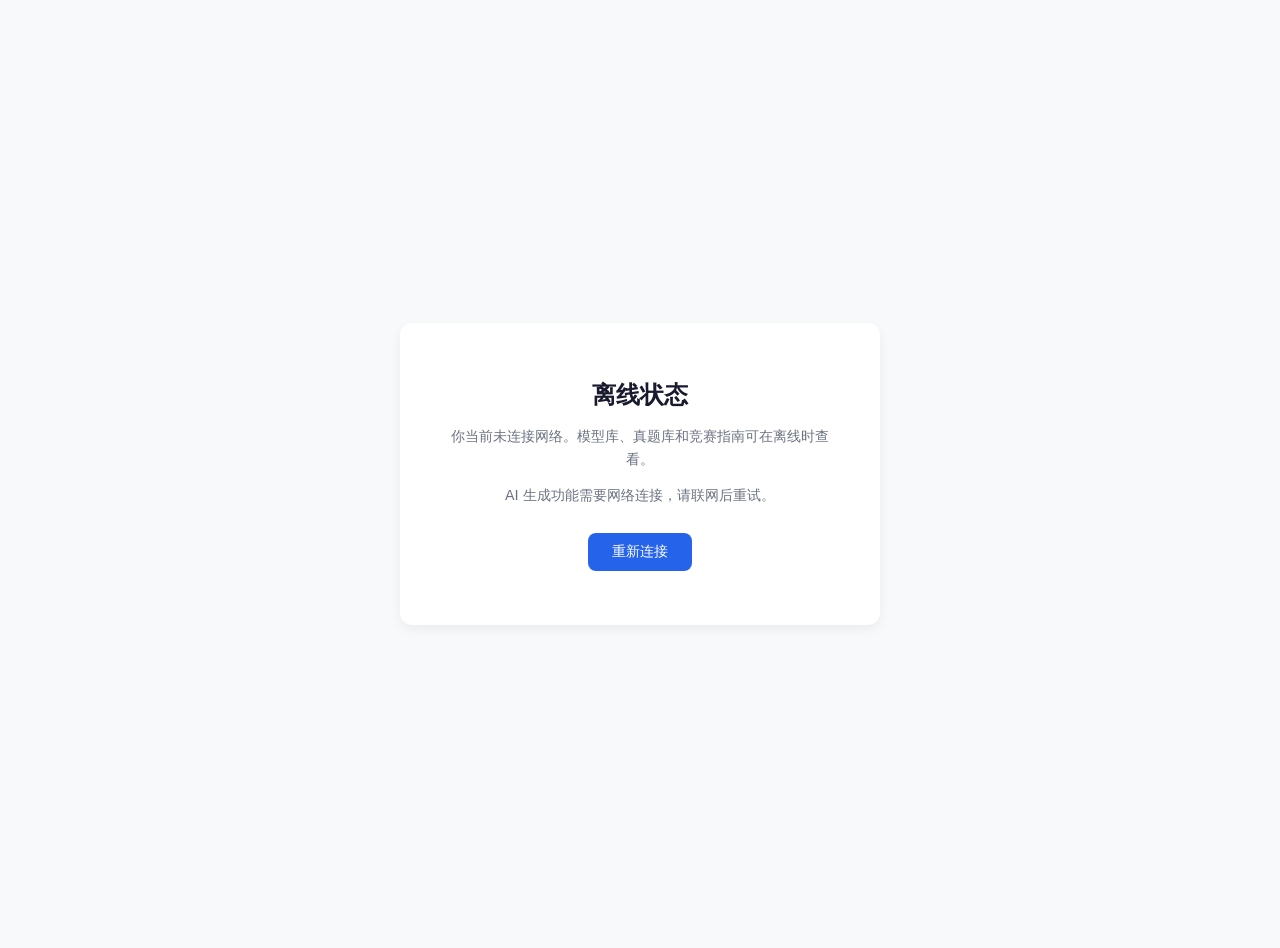
<file: static/offline.html>
<!DOCTYPE html>
<html lang="zh-CN">
<head>
  <meta charset="UTF-8">
  <meta name="viewport" content="width=device-width, initial-scale=1.0">
  <title>MMA — 离线</title>
  <style>
    body {
      font-family: system-ui, -apple-system, sans-serif;
      display: flex; align-items: center; justify-content: center;
      min-height: 100vh; margin: 0; padding: 24px;
      background: #f8f9fb; color: #1a1a2e; text-align: center;
    }
    .card {
      background: #fff; border-radius: 12px; padding: 40px;
      max-width: 400px; box-shadow: 0 4px 12px rgba(0,0,0,.06);
    }
    h1 { font-size: 24px; margin-bottom: 12px; }
    p { color: #6b7280; line-height: 1.6; font-size: 14px; }
  </style>
</head>
<body>
  <div class="card">
    <h1>离线状态</h1>
    <p>你当前未连接网络。模型库、真题库和竞赛指南可在离线时查看。</p>
    <p>AI 生成功能需要网络连接，请联网后重试。</p>
    <p><button onclick="location.reload()" style="padding:10px 24px;border-radius:8px;border:none;background:#2563eb;color:#fff;font-size:14px;cursor:pointer;margin-top:12px">重新连接</button></p>
  </div>
</body>
</html>
</file>
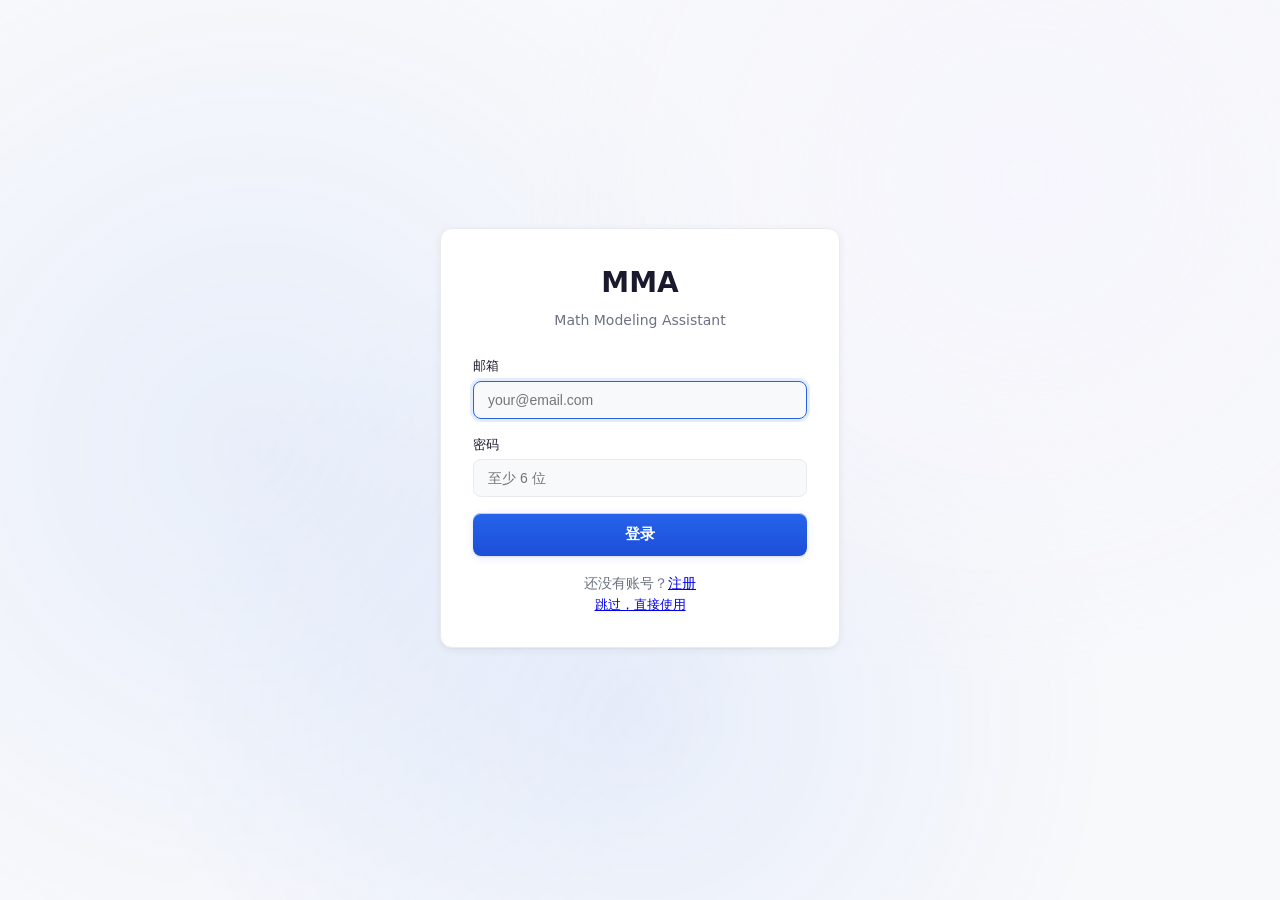
<file: templates/login.html>
<!DOCTYPE html>
<html lang="zh-CN" data-theme="light">
<head>
<meta charset="UTF-8">
<meta name="viewport" content="width=device-width, initial-scale=1.0">
<title>登录 — MMA</title>
<link rel="stylesheet" href="/static/style.css">
<script>try{var t=localStorage.getItem('mma-theme')||(window.matchMedia('(prefers-color-scheme:dark)').matches?'dark':'light');document.documentElement.setAttribute('data-theme',t)}catch(e){}</script>
<style>
.auth-card { animation: fadeUp .4s ease-out; }
@keyframes fadeUp { from { opacity: 0; transform: translateY(20px); } to { opacity: 1; transform: translateY(0); } }
.auth-card input { width: 100%; padding: 10px 14px; border: 1px solid var(--border); border-radius: var(--radius-sm); background: var(--bg); color: var(--text); font-size: 14px; }
.auth-card input:focus { outline: none; border-color: var(--accent); box-shadow: 0 0 0 3px var(--accent-glow); }
.auth-card label { display: block; margin-bottom: 4px; font-weight: 500; font-size: 13px; }
.auth-card .field { margin-bottom: 16px; }
</style>
</head>
<body>
<main style="display:flex;align-items:center;justify-content:center;min-height:100vh;padding:16px">
<div class="card auth-card" style="width:100%;max-width:400px;padding:32px">
  <h1 style="text-align:center;margin-bottom:4px;font-size:28px">MMA</h1>
  <p style="text-align:center;color:var(--text-secondary);margin-bottom:24px;font-size:14px">Math Modeling Assistant</p>
  <form id="login-form">
    <div class="field">
      <label for="login-email">邮箱</label>
      <input type="email" id="login-email" placeholder="your@email.com" required autofocus>
    </div>
    <div class="field">
      <label for="login-password">密码</label>
      <input type="password" id="login-password" placeholder="至少 6 位" required>
    </div>
    <div id="login-error" class="error-msg" hidden></div>
    <button type="submit" class="btn-primary" style="width:100%;padding:12px" id="login-btn">
      <span class="btn-text">登录</span>
      <span class="btn-loading" hidden><span class="spinner"></span>登录中...</span>
    </button>
  </form>
  <p style="text-align:center;margin-top:16px;font-size:14px;color:var(--text-secondary)">
    还没有账号？<a href="/register">注册</a>
  </p>
  <p style="text-align:center;font-size:13px;color:var(--text-secondary)">
    <a href="/">跳过，直接使用</a>
  </p>
</div>
</main>
<script src="/static/js/auth-page.js"></script>
</body>
</html>
</file>
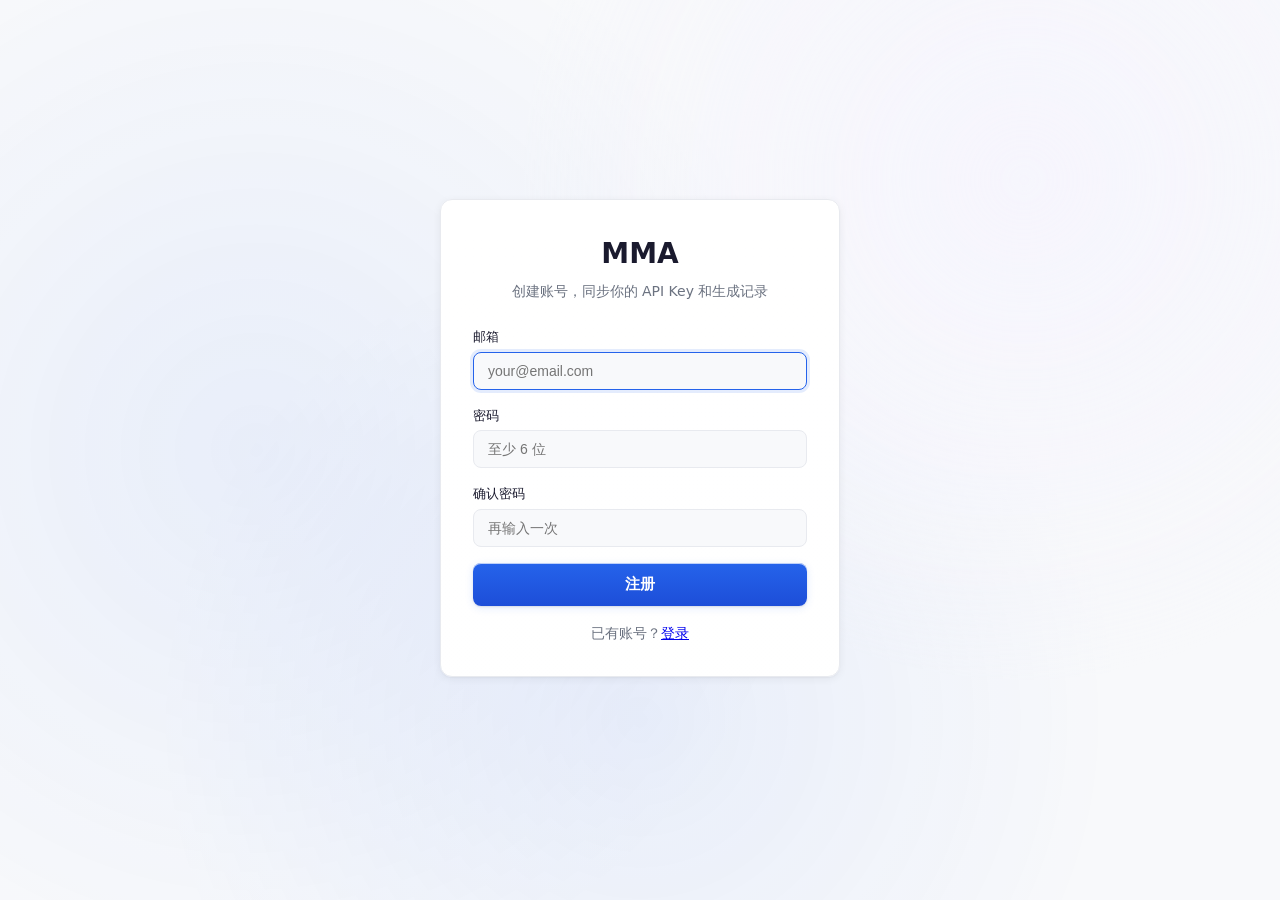
<file: templates/register.html>
<!DOCTYPE html>
<html lang="zh-CN" data-theme="light">
<head>
<meta charset="UTF-8">
<meta name="viewport" content="width=device-width, initial-scale=1.0">
<title>注册 — MMA</title>
<link rel="stylesheet" href="/static/style.css">
<script>try{var t=localStorage.getItem('mma-theme')||(window.matchMedia('(prefers-color-scheme:dark)').matches?'dark':'light');document.documentElement.setAttribute('data-theme',t)}catch(e){}</script>
<style>
.auth-card { animation: fadeUp .4s ease-out; }
@keyframes fadeUp { from { opacity: 0; transform: translateY(20px); } to { opacity: 1; transform: translateY(0); } }
.auth-card input { width: 100%; padding: 10px 14px; border: 1px solid var(--border); border-radius: var(--radius-sm); background: var(--bg); color: var(--text); font-size: 14px; }
.auth-card input:focus { outline: none; border-color: var(--accent); box-shadow: 0 0 0 3px var(--accent-glow); }
.auth-card label { display: block; margin-bottom: 4px; font-weight: 500; font-size: 13px; }
.auth-card .field { margin-bottom: 16px; }
</style>
</head>
<body>
<main style="display:flex;align-items:center;justify-content:center;min-height:100vh;padding:16px">
<div class="card auth-card" style="width:100%;max-width:400px;padding:32px">
  <h1 style="text-align:center;margin-bottom:4px;font-size:28px">MMA</h1>
  <p style="text-align:center;color:var(--text-secondary);margin-bottom:24px;font-size:14px">创建账号，同步你的 API Key 和生成记录</p>
  <form id="register-form">
    <div class="field">
      <label for="reg-email">邮箱</label>
      <input type="email" id="reg-email" placeholder="your@email.com" required autofocus>
    </div>
    <div class="field">
      <label for="reg-password">密码</label>
      <input type="password" id="reg-password" placeholder="至少 6 位" required minlength="6">
    </div>
    <div class="field">
      <label for="reg-confirm">确认密码</label>
      <input type="password" id="reg-confirm" placeholder="再输入一次" required minlength="6">
    </div>
    <div id="reg-error" class="error-msg" hidden></div>
    <button type="submit" class="btn-primary" style="width:100%;padding:12px" id="reg-btn">
      <span class="btn-text">注册</span>
      <span class="btn-loading" hidden><span class="spinner"></span>注册中...</span>
    </button>
  </form>
  <p style="text-align:center;margin-top:16px;font-size:14px;color:var(--text-secondary)">
    已有账号？<a href="/login">登录</a>
  </p>
</div>
</main>
<script src="/static/js/auth-page.js"></script>
</body>
</html>
</file>
<file: static/style.css>
*, *::before, *::after { box-sizing: border-box; margin: 0; padding: 0; }

:root {
  --bg: #f8f9fb;
  --surface: #ffffff;
  --border: #e8eaef;
  --text: #1a1a2e;
  --text-secondary: #6b7280;
  --accent: #2563eb;
  --accent-hover: #1d4ed8;
  --accent-light: #eff6ff;
  --accent-glow: rgba(37, 99, 235, 0.12);
  --green: #059669;
  --green-light: #ecfdf5;
  --amber: #d97706;
  --amber-light: #fffbeb;
  --purple: #7c3aed;
  --purple-light: #f5f3ff;
  --red: #dc2626;
  --red-light: #fef2f2;
  --radius: 12px;
  --radius-sm: 8px;
  --font: 'Inter', 'Noto Sans SC', system-ui, -apple-system, sans-serif;
  --mono: 'JetBrains Mono', ui-monospace, monospace;
  --shadow-sm: 0 1px 3px rgba(0,0,0,.04), 0 1px 2px rgba(0,0,0,.06);
  --shadow: 0 4px 12px rgba(0,0,0,.06), 0 1px 3px rgba(0,0,0,.04);
  --shadow-lg: 0 12px 40px rgba(0,0,0,.1), 0 4px 12px rgba(0,0,0,.06);
  --shadow-xl: 0 24px 64px rgba(0,0,0,.14), 0 8px 24px rgba(0,0,0,.08);
  --shadow-card: 0 1px 2px rgba(0,0,0,.04), 0 2px 8px rgba(0,0,0,.06);
  --shadow-card-hover: 0 4px 16px rgba(0,0,0,.08), 0 1px 4px rgba(0,0,0,.06);
  --shadow-inset: inset 0 1px 3px rgba(0,0,0,.06), inset 0 0 0 1px rgba(0,0,0,.04);
  --rim-highlight: inset 0 1px 0 rgba(255,255,255,.7);
  --rim-highlight-dark: inset 0 1px 0 rgba(255,255,255,.06);
  --nav-bg: rgba(248,249,251,.8);
  --pre-bg: #1e1e2a;
  --pre-color: #c9d1d9;
  --inline-code-bg: #f1f3f6;
  --table-header-bg: #f8f9fb;
  --overlay-bg: rgba(15,15,30,.5);
  --select-chevron: url("data:image/svg+xml,%3Csvg xmlns='http://www.w3.org/2000/svg' width='12' height='12' viewBox='0 0 24 24' fill='none' stroke='%236b7280' stroke-width='2'%3E%3Cpath d='m6 9 6 6 6-6'/%3E%3C/svg%3E");
  --transition: 0.2s cubic-bezier(0.4, 0, 0.2, 1);
}

[data-theme="dark"] {
  --bg: #0c0e14;
  --surface: #161820;
  --border: #262832;
  --text: #e6e8ed;
  --text-secondary: #8b8fa6;
  --accent: #3b82f6;
  --accent-hover: #2563eb;
  --accent-light: #1e2640;
  --accent-glow: rgba(59, 130, 246, 0.15);
  --green: #10b981;
  --green-light: #0f2f24;
  --amber: #f59e0b;
  --amber-light: #2d2410;
  --purple: #8b5cf6;
  --purple-light: #1e1b4b;
  --red: #ef4444;
  --red-light: #2d1414;
  --shadow-sm: 0 1px 3px rgba(0,0,0,.2), 0 1px 2px rgba(0,0,0,.3);
  --shadow: 0 4px 12px rgba(0,0,0,.3), 0 1px 3px rgba(0,0,0,.2);
  --shadow-lg: 0 12px 40px rgba(0,0,0,.5), 0 4px 12px rgba(0,0,0,.3);
  --shadow-xl: 0 24px 64px rgba(0,0,0,.6), 0 8px 24px rgba(0,0,0,.4);
  --shadow-card: 0 1px 3px rgba(0,0,0,.3), 0 2px 8px rgba(0,0,0,.2);
  --shadow-card-hover: 0 4px 16px rgba(0,0,0,.4), 0 1px 4px rgba(0,0,0,.3);
  --shadow-inset: inset 0 1px 3px rgba(0,0,0,.2), inset 0 0 0 1px rgba(0,0,0,.15);
  --rim-highlight: inset 0 1px 0 rgba(255,255,255,.05);
  --rim-highlight-dark: inset 0 1px 0 rgba(255,255,255,.03);
  --nav-bg: rgba(12,14,20,.8);
  --pre-bg: #1e2028;
  --pre-color: #c9d1d9;
  --inline-code-bg: #1e2028;
  --table-header-bg: #1a1c24;
  --overlay-bg: rgba(0,0,0,.7);
  --select-chevron: url("data:image/svg+xml,%3Csvg xmlns='http://www.w3.org/2000/svg' width='12' height='12' viewBox='0 0 24 24' fill='none' stroke='%238b8fa6' stroke-width='2'%3E%3Cpath d='m6 9 6 6 6-6'/%3E%3C/svg%3E");
}

html { scroll-behavior: smooth; }

body {
  font-family: var(--font);
  background: var(--bg);
  color: var(--text);
  line-height: 1.6;
  min-height: 100vh;
  -webkit-font-smoothing: antialiased;
  -moz-osx-font-smoothing: grayscale;
  position: relative;
  overflow-x: hidden;
}

/* Subtle animated background grid */
body::before {
  content: '';
  position: fixed; inset: 0; z-index: -1;
  pointer-events: none;
  background-image:
    radial-gradient(circle at 20% 50%, var(--accent-glow) 0%, transparent 50%),
    radial-gradient(circle at 80% 20%, var(--purple-light) 0%, transparent 40%),
    radial-gradient(circle at 50% 80%, var(--accent-glow) 0%, transparent 50%);
  background-size: 100% 100%;
  /* animation removed for performance */
  opacity: 0.6;
}
/* bgShift keyframes removed */

/* ============================================================
   Nav — glass morphism
   ============================================================ */
.nav {
  position: sticky; top: 0; z-index: 10;
  background: var(--nav-bg);
  backdrop-filter: blur(16px) saturate(140%);
  -webkit-backdrop-filter: blur(16px) saturate(140%);
  border-bottom: 1px solid var(--border);
  transition: background var(--transition);
  box-shadow: 0 1px 8px rgba(0,0,0,.03);
}
.nav-inner {
  max-width: 960px; margin: 0 auto;
  display: flex; align-items: center; justify-content: space-between;
  padding: 0 24px; height: 56px;
}
.logo {
  font-weight: 700; font-size: 18px; color: var(--accent);
  text-decoration: none; letter-spacing: -.02em;
  transition: opacity var(--transition);
}
.logo:hover { opacity: .8; }
.nav-links { display: flex; gap: 2px; flex-wrap: wrap; }
.nav-btn {
  padding: 6px 14px; border-radius: 8px; border: none; cursor: pointer;
  font: 500 13px var(--font); color: var(--text-secondary); background: transparent;
  transition: all var(--transition); position: relative;
}
.nav-btn:hover { color: var(--text); background: var(--border); }
.nav-btn.active { color: var(--accent); background: var(--accent-light); }

.theme-btn {
  width: 34px; height: 34px; border: 1px solid var(--border); border-radius: 50%;
  background: var(--surface); cursor: pointer;
  font-size: 15px; padding: 0; line-height: 34px; text-align: center;
  transition: all var(--transition);
  box-shadow: var(--shadow-sm);
  flex-shrink: 0;
}
.theme-btn:hover {
  border-color: var(--accent);
  box-shadow: var(--shadow), 0 0 12px var(--accent-glow);
  transform: rotate(15deg);
}

.user-menu {
  display: flex; align-items: center; gap: 8px;
}
.user-email-display {
  font-size: 12px; color: var(--text-secondary); max-width: 120px;
  overflow: hidden; text-overflow: ellipsis; white-space: nowrap;
  padding: 5px 10px; border-radius: 16px; cursor: pointer;
  transition: background .15s;
}
.user-email-display:hover { background: var(--inline-code-bg); }
.logout-btn {
  font-size: 12px; background: var(--surface); border: 1px solid var(--border);
  color: var(--text-secondary); cursor: pointer;
  padding: 5px 12px; border-radius: 16px; transition: all var(--transition);
  box-shadow: var(--shadow-sm);
}
.logout-btn:hover { border-color: var(--red); color: var(--red); }

/* ============================================================
   Layout
   ============================================================ */
main { max-width: 960px; margin: 0 auto; padding: 32px 24px 64px; }
.tab { display: none; }
.tab.active { display: block; animation: fadeSlideIn .35s ease; }
@keyframes fadeSlideIn {
  from { opacity: 0; transform: translateY(8px); }
  to { opacity: 1; transform: translateY(0); }
}

/* Wide-screen: shift content left to leave room for bubble overlay on the right */
@media (min-width: 1340px) {
  .nav-inner {
    margin-left: max(24px, calc((100vw - 960px) / 2 - 200px));
    margin-right: auto;
  }
  main {
    margin-left: max(24px, calc((100vw - 960px) / 2 - 200px));
    margin-right: auto;
  }
}

.hero {
  text-align: center; padding: 48px 0 36px;
  position: relative;
}
.hero::after {
  content: '';
  position: absolute; bottom: 0; left: 50%; transform: translateX(-50%);
  width: 120px; height: 3px;
  border-radius: 2px;
  background: linear-gradient(90deg, transparent, var(--accent), var(--purple), transparent);
}
.hero h1 {
  font-size: 34px; font-weight: 800; letter-spacing: -.04em;
  background: linear-gradient(135deg, var(--accent) 0%, var(--purple) 50%, var(--accent) 100%);
  background-size: 200% auto;
  -webkit-background-clip: text; -webkit-text-fill-color: transparent;
  background-clip: text;
  animation: heroShimmer 4s ease 1;
}
@keyframes heroShimmer {
  0%, 100% { background-position: 0% center; }
  50% { background-position: 200% center; }
}
.hero p { color: var(--text-secondary); margin-top: 10px; font-size: 16px; max-width: 560px; margin-left: auto; margin-right: auto; }

/* ============================================================
   Stats bar
   ============================================================ */
.stats-bar {
  display: flex; align-items: center; justify-content: center; gap: 0;
  margin-bottom: 24px; padding: 14px 24px;
  background: var(--surface); border: 1px solid var(--border);
  border-radius: var(--radius); box-shadow: var(--shadow-sm);
}
.stat-item { text-align: center; padding: 0 28px; }
.stat-num {
  display: block; font-size: 22px; font-weight: 800;
  background: linear-gradient(135deg, var(--accent), var(--purple));
  -webkit-background-clip: text; -webkit-text-fill-color: transparent;
  background-clip: text;
}
.stat-label { font-size: 11px; color: var(--text-secondary); font-weight: 500; letter-spacing: .04em; }
.stat-divider { width: 1px; height: 28px; background: var(--border); }

/* ============================================================
   Cards
   ============================================================ */
.card {
  background: linear-gradient(180deg, var(--surface) 0%, color-mix(in srgb, var(--surface) 98%, var(--bg)) 100%);
  border: 1px solid var(--border);
  border-radius: var(--radius);
  padding: 28px;
  margin-bottom: 24px;
  box-shadow: var(--shadow-card), var(--rim-highlight);
  transition: box-shadow var(--transition), border-color var(--transition), transform var(--transition);
}
.card:hover {
  box-shadow: var(--shadow-card-hover), var(--rim-highlight);
  border-color: color-mix(in srgb, var(--border) 70%, var(--accent));
}

/* ============================================================
   Form fields
   ============================================================ */
.field-row { display: flex; gap: 16px; }
.field-row .field { flex: 1; }
.field { margin-bottom: 20px; }
.field label { display: block; font-weight: 600; font-size: 14px; margin-bottom: 6px; letter-spacing: -.01em; }
.hint { font-weight: 400; color: var(--text-secondary); }
.field textarea, .field select, .filter-select, .search-input {
  width: 100%; padding: 10px 14px;
  border: 1px solid var(--border); border-radius: var(--radius-sm);
  font: 14px/1.6 var(--font);
  background: var(--bg);
  box-shadow: var(--shadow-inset);
  transition: all var(--transition);
  color: var(--text);
}
.field textarea:focus, .field select:focus, .filter-select:focus, .search-input:focus {
  outline: none; border-color: var(--accent);
  box-shadow: 0 0 0 3px var(--accent-glow), var(--shadow-inset);
}
.field textarea { resize: vertical; }
.field select, .filter-select {
  cursor: pointer; appearance: none;
  background-image: var(--select-chevron);
  background-repeat: no-repeat; background-position: right 12px center;
  padding-right: 32px;
}

/* ============================================================
   Buttons
   ============================================================ */
.btn-row { display: flex; gap: 12px; }
.btn-row .btn-primary { flex: 1; }
.btn-primary {
  padding: 12px 24px; border: none; border-radius: var(--radius-sm);
  background: linear-gradient(180deg, var(--accent) 0%, var(--accent-hover) 100%);
  color: #fff;
  font: 600 15px var(--font); cursor: pointer;
  transition: all var(--transition);
  display: flex; align-items: center; justify-content: center;
  box-shadow: 0 2px 8px var(--accent-glow), var(--rim-highlight), 0 1px 2px rgba(0,0,0,.1);
}
.btn-primary:hover { background: linear-gradient(180deg, color-mix(in srgb, var(--accent) 90%, #fff) 0%, var(--accent) 100%); transform: translateY(-1px); box-shadow: 0 4px 16px var(--accent-glow), var(--rim-highlight), 0 2px 4px rgba(0,0,0,.15); }
.btn-primary:active { transform: translateY(0); box-shadow: 0 1px 4px var(--accent-glow), inset 0 1px 3px rgba(0,0,0,.2); }
.btn-primary:disabled { opacity: .5; cursor: not-allowed; transform: none; box-shadow: 0 2px 8px var(--accent-glow); }
.btn-secondary {
  padding: 12px 20px; border: 1px solid var(--border); border-radius: var(--radius-sm);
  background: linear-gradient(180deg, var(--surface) 0%, var(--bg) 100%);
  color: var(--text);
  font: 500 14px var(--font); cursor: pointer;
  transition: all var(--transition);
  display: flex; align-items: center; justify-content: center;
  box-shadow: var(--shadow-sm);
}
.btn-secondary:hover { border-color: var(--accent); color: var(--accent); background: var(--accent-light); box-shadow: var(--shadow); }
.btn-secondary:active { box-shadow: var(--shadow-inset); }
.btn-secondary:disabled { opacity: .5; cursor: not-allowed; box-shadow: none; }
.btn-sm {
  padding: 5px 14px; border: 1px solid var(--border); border-radius: 6px;
  background: var(--surface); color: var(--text-secondary);
  font: 500 13px var(--font); cursor: pointer;
  transition: all var(--transition);
}
.btn-sm:hover { border-color: var(--accent); color: var(--accent); background: var(--accent-light); }

/* ============================================================
   Result
   ============================================================ */
.result-card { display: none; }
.result-card.visible { display: block; animation: fadeSlideIn .3s ease; }
.result-toolbar {
  display: flex; align-items: center; justify-content: space-between;
  padding-bottom: 16px; margin-bottom: 20px;
  border-bottom: 1px solid var(--border);
}
.result-label { font-weight: 600; font-size: 15px; }
.result-actions { display: flex; gap: 8px; flex-wrap: wrap; }

.streaming-hint { color: var(--text-secondary); font-size: 14px; animation: pulse 1.5s ease infinite; }
@keyframes pulse { 0%, 100% { opacity: 1; } 50% { opacity: .5; } }

.streaming-cursor::after {
  content: '▋'; color: var(--accent);
  animation: blink 1s step-end infinite;
}
@keyframes blink { 50% { opacity: 0; } }

/* ============================================================
   Markdown
   ============================================================ */
.markdown-body { font-size: 15px; line-height: 1.78; }
.markdown-body h1 { font-size: 24px; font-weight: 700; margin: 32px 0 12px; letter-spacing: -.02em; }
.markdown-body h2 { font-size: 20px; font-weight: 700; margin: 28px 0 10px; padding-bottom: 6px; border-bottom: 1px solid var(--border); letter-spacing: -.01em; }
.markdown-body h3 { font-size: 17px; font-weight: 600; margin: 24px 0 8px; }
.markdown-body h4 { font-size: 15px; font-weight: 600; margin: 16px 0 6px; }
.markdown-body p { margin: 10px 0; }
.markdown-body ul, .markdown-body ol { padding-left: 24px; margin: 8px 0; }
.markdown-body li { margin: 4px 0; }
.markdown-body strong { font-weight: 600; }
.markdown-body code {
  font-family: var(--mono); font-size: 13px;
  background: var(--inline-code-bg); padding: 2px 6px; border-radius: 4px;
}
.markdown-body pre {
  background: var(--pre-bg); color: var(--pre-color);
  padding: 20px 24px; border-radius: var(--radius-sm);
  overflow-x: auto; margin: 16px 0;
  font-family: var(--mono); font-size: 13px; line-height: 1.65;
}
.markdown-body pre code { background: none; padding: 0; color: inherit; }
.markdown-body table { width: 100%; border-collapse: collapse; margin: 16px 0; font-size: 14px; }
.markdown-body th, .markdown-body td { border: 1px solid var(--border); padding: 10px 14px; text-align: left; }
.markdown-body th { background: var(--table-header-bg); font-weight: 600; }
.markdown-body blockquote {
  border-left: 3px solid var(--accent); padding: 4px 16px; margin: 16px 0;
  color: var(--text-secondary); background: var(--accent-light); border-radius: 0 var(--radius-sm) var(--radius-sm) 0;
}

/* ============================================================
   Section title
   ============================================================ */
.section-title {
  font-size: 20px; font-weight: 700; margin-bottom: 20px; letter-spacing: -.02em;
  padding-bottom: 10px; border-bottom: 1px solid var(--border);
}
.section-desc {
  font-size: 13px; color: var(--text-secondary); margin: -16px 0 16px 0;
}

/* ============================================================
   Filter bar
   ============================================================ */
.filter-bar { display: flex; gap: 10px; flex-wrap: wrap; margin-bottom: 12px; }
.filter-bar .search-input { flex: 1; min-width: 180px; }
.filter-bar .filter-select { width: auto; min-width: 120px; }
.filter-hint { color: var(--text-secondary); font-size: 13px; margin-bottom: 16px; }

/* ============================================================
   Skeleton loading
   ============================================================ */
.skeleton-grid {
  display: grid;
  grid-template-columns: repeat(auto-fill, minmax(280px, 1fr));
  gap: 16px;
}
.skeleton-card {
  height: 140px; border-radius: var(--radius);
  background: var(--border);
  animation: shimmer 1.5s ease infinite;
}
@keyframes shimmer {
  0% { opacity: 1; }
  50% { opacity: .4; }
  100% { opacity: 1; }
}

/* ============================================================
   Model grid
   ============================================================ */
.model-grid {
  display: grid;
  grid-template-columns: repeat(auto-fill, minmax(280px, 1fr));
  gap: 16px;
}
.model-card {
  border: 1px solid var(--border); border-radius: var(--radius);
  padding: 20px; cursor: pointer;
  transition: all var(--transition);
  background: linear-gradient(180deg, var(--surface) 0%, color-mix(in srgb, var(--surface) 98%, var(--bg)) 100%);
  box-shadow: var(--shadow-card), var(--rim-highlight);
  animation: cardIn .4s ease backwards;
}
@keyframes cardIn {
  from { opacity: 0; transform: translateY(12px); }
  to { opacity: 1; transform: translateY(0); }
}
.model-card:hover {
  border-color: var(--accent);
  box-shadow: var(--shadow-xl), var(--rim-highlight), 0 0 0 1px var(--accent-glow);
  transform: translateY(-2px);
}
.model-card-header { display: flex; align-items: flex-start; justify-content: space-between; gap: 8px; margin-bottom: 8px; }
.model-card-name { font-weight: 700; font-size: 16px; letter-spacing: -.01em; }
.model-card-diff {
  font-size: 11px; font-weight: 600; padding: 2px 8px; border-radius: 10px; white-space: nowrap;
}
.diff-入门 { background: var(--green-light); color: var(--green); }
.diff-简单 { background: var(--green-light); color: var(--green); }
.diff-中等 { background: var(--amber-light); color: var(--amber); }
.diff-进阶 { background: var(--red-light); color: var(--red); }

.model-card-summary { font-size: 13px; color: var(--text-secondary); margin-bottom: 12px; line-height: 1.5; }
.model-card-tags { display: flex; flex-wrap: wrap; gap: 4px; margin-bottom: 10px; }
.tag { font-size: 11px; padding: 2px 8px; border-radius: 4px; font-weight: 500; }
.tag-category { background: var(--accent-light); color: var(--accent); }
.tag-lib { background: var(--inline-code-bg); color: var(--text-secondary); font-family: var(--mono); font-size: 10px; }
.tag-type { background: var(--purple-light); color: var(--purple); }
.model-card-libs { display: flex; flex-wrap: wrap; gap: 4px; }
.model-card-empty { grid-column: 1 / -1; text-align: center; color: var(--text-secondary); padding: 40px 0; }

/* ============================================================
   Model detail overlay
   ============================================================ */
.overlay {
  position: fixed; inset: 0; z-index: 100; background: var(--overlay-bg);
  display: flex; align-items: center; justify-content: center;
  animation: fadeIn .2s ease;
  backdrop-filter: blur(8px);
}
@keyframes fadeIn { from { opacity: 0; } to { opacity: 1; } }
.overlay-card {
  background: linear-gradient(180deg, var(--surface) 0%, color-mix(in srgb, var(--surface) 97%, var(--bg)) 100%);
  border: 1px solid var(--border);
  border-radius: var(--radius);
  max-width: 700px; width: 92%; max-height: 85vh; overflow-y: auto;
  padding: 32px; position: relative;
  box-shadow: var(--shadow-xl), var(--rim-highlight), 0 0 0 1px rgba(0,0,0,.03);
  animation: scaleIn .25s ease;
}
@keyframes scaleIn {
  from { opacity: 0; transform: scale(.96); }
  to { opacity: 1; transform: scale(1); }
}
.overlay-close {
  position: absolute; top: 12px; right: 16px;
  border: none; background: none; cursor: pointer;
  font-size: 24px; color: var(--text-secondary); line-height: 1;
  transition: all var(--transition);
}
.overlay-close:hover { color: var(--text); transform: scale(1.1); }
.overlay-card h2 { font-size: 22px; margin-bottom: 4px; letter-spacing: -.02em; }
.overlay-card .model-card-diff { display: inline-block; margin-bottom: 16px; }
.overlay-card h3 { font-size: 13px; font-weight: 700; margin: 20px 0 6px; color: var(--text-secondary); text-transform: uppercase; letter-spacing: .06em; }
.overlay-card p, .overlay-card li { font-size: 14px; line-height: 1.7; }
.overlay-card pre {
  background: var(--pre-bg); color: var(--pre-color);
  padding: 16px 20px; border-radius: var(--radius-sm);
  overflow-x: auto; margin: 8px 0;
  font-family: var(--mono); font-size: 12px; line-height: 1.6;
}
.overlay-card pre code { background: none; padding: 0; color: inherit; }

/* ============================================================
   Problem list
   ============================================================ */
.problem-list { display: flex; flex-direction: column; gap: 12px; }
.problem-card {
  border: 1px solid var(--border); border-radius: var(--radius);
  padding: 20px; cursor: pointer;
  transition: all var(--transition);
  background: linear-gradient(180deg, var(--surface) 0%, color-mix(in srgb, var(--surface) 98%, var(--bg)) 100%);
  box-shadow: var(--shadow-card), var(--rim-highlight);
  animation: cardIn .4s ease backwards;
}
.problem-card:hover {
  border-color: var(--accent);
  box-shadow: var(--shadow-xl), var(--rim-highlight), 0 0 0 1px var(--accent-glow);
  transform: translateX(4px);
}
.problem-card-top { display: flex; align-items: center; gap: 10px; margin-bottom: 6px; flex-wrap: wrap; }
.problem-badge {
  font-size: 11px; font-weight: 700; padding: 3px 10px; border-radius: 6px;
  color: #fff; white-space: nowrap;
}
.badge-mcm { background: var(--accent); }
.badge-icm { background: var(--purple); }
.badge-cumcm { background: var(--red); }
.problem-year { font-size: 12px; color: var(--text-secondary); font-weight: 500; }
.problem-card h3 { font-size: 15px; font-weight: 600; margin-bottom: 4px; }
.problem-card p { font-size: 13px; color: var(--text-secondary); line-height: 1.5; }
.problem-card .hint-action { font-size: 12px; color: var(--accent); margin-top: 8px; font-weight: 500; }

/* ============================================================
   Timeline
   ============================================================ */
.timeline { position: relative; padding-left: 24px; }
.timeline::before {
  content: ''; position: absolute; left: 8px; top: 4px; bottom: 4px;
  width: 2px; background: linear-gradient(to bottom, var(--accent), var(--border));
}
.timeline-day { position: relative; margin-bottom: 28px; }
.timeline-day::before {
  content: ''; position: absolute; left: -20px; top: 6px;
  width: 10px; height: 10px; border-radius: 50%;
  background: var(--accent); border: 2px solid var(--surface);
  box-shadow: 0 0 0 3px var(--accent-glow);
}
.timeline-day:last-child { margin-bottom: 0; }
.timeline-day h3 { font-size: 17px; font-weight: 700; margin-bottom: 2px; }
.timeline-goal { font-size: 13px; color: var(--accent); font-weight: 600; margin-bottom: 10px; }
.timeline-roles { display: grid; grid-template-columns: repeat(auto-fit, minmax(200px, 1fr)); gap: 10px; }
.timeline-role {
  background: var(--bg); border-radius: var(--radius-sm); padding: 12px 14px;
  font-size: 13px; line-height: 1.6; transition: all var(--transition);
}
.timeline-role:hover { background: var(--accent-light); }
.timeline-role strong { font-size: 12px; color: var(--accent); display: block; margin-bottom: 2px; }
.timeline-checkpoint {
  margin-top: 10px; padding: 8px 12px; border-radius: 6px;
  background: var(--amber-light); font-size: 12px; font-weight: 600; color: var(--amber);
  display: inline-block;
}

/* ============================================================
   Tools
   ============================================================ */
.tools-grid { display: grid; grid-template-columns: repeat(auto-fill, minmax(240px, 1fr)); gap: 12px; }
.tool-card {
  border: 1px solid var(--border); border-radius: var(--radius);
  padding: 18px;
  background: linear-gradient(180deg, var(--surface) 0%, color-mix(in srgb, var(--surface) 98%, var(--bg)) 100%);
  box-shadow: var(--shadow-card), var(--rim-highlight);
  transition: all var(--transition);
}
.tool-card:hover { border-color: var(--accent); box-shadow: var(--shadow), var(--rim-highlight); }
.tool-card h3 { font-size: 15px; font-weight: 600; margin-bottom: 4px; }
.tool-card .tool-use { font-size: 13px; color: var(--text-secondary); margin-bottom: 4px; }
.tool-card .tool-pkgs { font-size: 12px; font-family: var(--mono); color: var(--accent); }

/* ============================================================
   Code standards
   ============================================================ */
.standards-list { display: flex; flex-direction: column; gap: 12px; }
.standard-item {
  display: flex; gap: 12px; align-items: flex-start;
  padding: 12px 16px; background: var(--bg); border-radius: var(--radius-sm);
  transition: all var(--transition);
}
.standard-item:hover { background: var(--accent-light); }
.standard-label {
  font-size: 12px; font-weight: 700; text-transform: uppercase;
  letter-spacing: .06em; color: var(--accent); min-width: 110px; padding-top: 2px;
}
.standard-text { font-size: 14px; }

/* ============================================================
   History
   ============================================================ */
.history-item {
  border: 1px solid var(--border); border-radius: var(--radius-sm);
  padding: 16px; margin-bottom: 10px; cursor: pointer;
  transition: all var(--transition);
}
.history-item:hover { border-color: var(--accent); transform: translateX(4px); }
.history-item-top { display: flex; justify-content: space-between; align-items: center; gap: 12px; margin-bottom: 6px; }
.history-item-problem { font-size: 14px; font-weight: 600; overflow: hidden; text-overflow: ellipsis; white-space: nowrap; }
.history-item-time { font-size: 12px; color: var(--text-secondary); white-space: nowrap; }
.history-item-meta { font-size: 12px; color: var(--text-secondary); }
.history-empty { text-align: center; color: var(--text-secondary); padding: 20px 0; font-size: 14px; }
.history-actions { display: flex; justify-content: flex-end; margin-top: 12px; }

/* ============================================================
   Error messages
   ============================================================ */
.error-msg {
  text-align: center; color: var(--red); padding: 24px 0; font-size: 14px;
}
.error-msg .btn-sm { margin-left: 8px; }

/* ============================================================
   Empty state
   ============================================================ */
.empty-state { text-align: center; color: var(--text-secondary); padding: 32px 0; font-size: 14px; }

/* ============================================================
   Footer
   ============================================================ */
footer { text-align: center; padding: 24px; color: var(--text-secondary); font-size: 13px; }
.replay-intro-btn {
  margin-top: 10px; padding: 6px 16px;
  font-size: 12px; color: var(--text-secondary);
  background: transparent; border: 1px solid var(--border);
  border-radius: 20px; cursor: pointer;
  transition: all .2s;
}
.replay-intro-btn:hover {
  color: var(--text); border-color: var(--accent);
  box-shadow: 0 0 0 3px var(--accent-glow);
}

/* ============================================================
   Loading spinner
   ============================================================ */
@keyframes spin { to { transform: rotate(360deg); } }
.spinner {
  display: inline-block; width: 16px; height: 16px;
  border: 2px solid rgba(255,255,255,.3); border-top-color: #fff;
  border-radius: 50%; animation: spin .6s linear infinite;
  vertical-align: middle; margin-right: 6px;
}
.spinner-dark { border-color: var(--border); border-top-color: var(--accent); }

/* ============================================================
   Toast
   ============================================================ */
.toast {
  position: fixed; bottom: 24px; left: 50%; transform: translateX(-50%);
  background: #1a1a2e; color: #fff; padding: 10px 24px; border-radius: var(--radius-sm);
  font-size: 14px; font-weight: 500; z-index: 200;
  box-shadow: var(--shadow-lg);
  animation: toastIn .3s ease;
}
@keyframes toastIn { from { opacity: 0; transform: translateX(-50%) translateY(12px); } to { opacity: 1; transform: translateX(-50%) translateY(0); } }

/* ============================================================
   Responsive
   ============================================================ */
/* ============================================================
   Code block copy buttons (injected by JS)
   ============================================================ */
.code-block-wrapper { position: relative; }
.code-block-wrapper .code-copy-btn {
  position: absolute; top: 8px; right: 8px;
  padding: 4px 10px; border: 1px solid rgba(255,255,255,.15);
  border-radius: 5px; background: rgba(255,255,255,.08);
  color: rgba(255,255,255,.5); font-size: 11px; cursor: pointer;
  transition: all var(--transition); opacity: 0;
}
.code-block-wrapper:hover .code-copy-btn { opacity: 1; }
.code-block-wrapper .code-copy-btn:hover { background: rgba(255,255,255,.15); color: #fff; }
.code-block-wrapper .code-run-btn {
  position: absolute; top: 8px; right: 68px;
  padding: 4px 10px; border: 1px solid rgba(76,175,80,.4);
  border-radius: 5px; background: rgba(76,175,80,.15);
  color: rgba(76,175,80,.8); font-size: 11px; cursor: pointer;
  transition: all var(--transition); opacity: 0;
}
.code-block-wrapper:hover .code-run-btn { opacity: 1; }
.code-block-wrapper .code-run-btn:hover { background: rgba(76,175,80,.3); color: #4caf50; }

/* Code output */
.code-output {
  margin-top: 8px; border: 1px solid var(--border);
  border-radius: 6px; overflow: hidden;
}
.code-output-header {
  padding: 6px 12px; font-size: 11px; font-weight: 600;
  background: var(--accent-light); color: var(--accent);
}
.code-output pre {
  margin: 0; padding: 12px; background: #1e1e1e; color: #d4d4d4;
  font-size: 12px; line-height: 1.5; max-height: 300px; overflow: auto;
  border-radius: 0;
}
.code-output.error .code-output-header {
  background: #fef2f2; color: #dc2626;
}
.code-output.error pre { color: #f87171; }

/* ============================================================
   Model comparison
   ============================================================ */
.model-card { position: relative; }
.model-card .compare-checkbox {
  position: absolute; top: 12px; right: 12px;
  width: 18px; height: 18px; border-radius: 4px;
  border: 2px solid var(--border); cursor: pointer;
  appearance: none; -webkit-appearance: none;
  transition: all var(--transition); z-index: 2;
}
.model-card .compare-checkbox:checked {
  background: var(--accent); border-color: var(--accent);
}
.model-card .compare-checkbox:checked::after {
  content: '✓'; color: #fff; font-size: 11px;
  display: flex; align-items: center; justify-content: center;
  height: 100%; font-weight: 700;
}
.model-card.selected { border-color: var(--accent); box-shadow: 0 0 0 2px var(--accent-glow); }

.compare-bar {
  position: fixed; bottom: 0; left: 0; right: 0; z-index: 50;
  background: var(--surface); border-top: 2px solid var(--accent);
  padding: 12px 24px; display: flex; align-items: center;
  justify-content: space-between;
  box-shadow: 0 -4px 20px var(--shadow);
  animation: slideUp .25s ease;
}
@keyframes slideUp { from { transform: translateY(100%); } to { transform: translateY(0); } }
#compare-count { font-weight: 600; font-size: 14px; }
.compare-actions { display: flex; gap: 10px; }

.compare-overlay .overlay-card { max-width: 960px; }
.compare-grid { display: grid; grid-template-columns: repeat(auto-fit, minmax(260px, 1fr)); gap: 20px; margin-top: 16px; }
.compare-col { border: 1px solid var(--border); border-radius: var(--radius-sm); padding: 18px; }
.compare-col h3 { font-size: 16px; margin-bottom: 12px; }
.compare-col .compare-row { margin-bottom: 10px; }
.compare-col .compare-label { font-size: 11px; font-weight: 700; color: var(--text-secondary); text-transform: uppercase; letter-spacing: .05em; }
.compare-col .compare-value { font-size: 14px; margin-top: 2px; }
.compare-col pre { font-size: 11px !important; padding: 10px 14px !important; }

/* ============================================================
   Problem bookmark
   ============================================================ */
.bookmark-btn {
  border: none; background: none; cursor: pointer;
  font-size: 18px; padding: 2px 6px; transition: all var(--transition);
  color: var(--border); line-height: 1;
}
.bookmark-btn:hover { transform: scale(1.2); }
.bookmark-btn.bookmarked { color: var(--amber); }
.bookmark-filter { border-color: var(--amber) !important; color: var(--amber) !important; }
.bookmark-filter.active { background: var(--amber-light) !important; }

/* ============================================================
   Print styles (for paper export / PDF)
   ============================================================ */
@media print {
  .nav, footer, .btn-row, .result-toolbar, .result-actions,
  #theme-toggle, .code-copy-btn, .compare-bar, .compare-checkbox,
  .bookmark-btn, .filter-bar, .filter-hint, #history-card,
  .streaming-cursor, .streaming-hint, .toast, .overlay {
    display: none !important;
  }

  body { background: #fff; color: #000; font-size: 12pt; line-height: 1.5; }
  .card { border: none; box-shadow: none; padding: 0; margin-bottom: 16px; page-break-inside: avoid; }
  .card:hover { box-shadow: none; }
  .hero { padding: 0 0 16px; text-align: left; }
  .hero h1 { font-size: 20pt; -webkit-text-fill-color: #000; }
  .hero p { font-size: 12pt; }
  .markdown-body h1 { font-size: 18pt; }
  .markdown-body h2 { font-size: 15pt; }
  .markdown-body h3 { font-size: 13pt; }
  .markdown-body pre {
    background: #f8f8f8; color: #000; border: 1px solid #ddd;
    white-space: pre-wrap; word-wrap: break-word;
  }
  .markdown-body code { background: #f5f5f5; }
  .markdown-body table th { background: #eee; }
  .markdown-body blockquote { border-left-color: #999; background: #f9f9f9; }
  .tab { display: block !important; page-break-before: always; }
  .tab:first-of-type { page-break-before: avoid; }
  main { max-width: 100%; padding: 0; }

  @page { margin: 2cm; }
}

/* ============================================================
   Paper preview — A4 academic format
   ============================================================ */
.paper-result-card { display: none; }
.paper-result-card.visible { display: block; animation: fadeSlideIn .3s ease; }

.paper-preview-wrapper {
  background: var(--border);
  padding: 24px;
  display: flex; justify-content: center;
  border-radius: var(--radius-sm);
}

.paper-page {
  background: #fff;
  color: #1a1a1a;
  max-width: 210mm;
  width: 100%;
  min-height: 297mm;
  padding: 25mm 20mm;
  box-shadow: 0 2px 20px rgba(0,0,0,.12), 0 0 0 1px rgba(0,0,0,.04);
  font-family: 'Times New Roman', 'Noto Serif SC', 'STSong', Georgia, serif;
  font-size: 12pt;
  line-height: 1.8;
  text-align: justify;
  overflow-wrap: break-word;
  word-break: break-word;
}
.paper-page pre {
  white-space: pre-wrap;
  word-break: break-all;
  overflow-x: auto;
}

.paper-page h1 {
  font-size: 18pt; font-weight: 700; text-align: center;
  margin-bottom: 24pt; letter-spacing: 0;
  color: #1a1a1a; -webkit-text-fill-color: #1a1a1a;
  background: none;
}
.paper-page h2 {
  font-size: 14pt; font-weight: 700; margin: 20pt 0 10pt;
  padding-bottom: 4pt; border-bottom: 1px solid #333;
  color: #1a1a1a;
}
.paper-page h3 {
  font-size: 12pt; font-weight: 700; margin: 16pt 0 8pt;
  color: #1a1a1a;
}
.paper-page h4 {
  font-size: 12pt; font-weight: 600; font-style: italic;
  margin: 12pt 0 6pt; color: #1a1a1a;
}
.paper-page p { margin: 6pt 0; text-indent: 0; }
.paper-page ul, .paper-page ol { padding-left: 24pt; margin: 6pt 0; }
.paper-page li { margin: 3pt 0; }
.paper-page strong { font-weight: 700; }

.paper-page code {
  font-family: 'Latin Modern Mono', 'Courier New', monospace;
  font-size: 9pt; background: #f5f5f5; padding: 1pt 4pt;
  border-radius: 2px; color: #333;
}
.paper-page pre {
  background: #f8f8f8; border: 1px solid #e0e0e0;
  padding: 12pt 16pt; border-radius: 4px;
  font-size: 9pt; line-height: 1.5; overflow-x: auto;
  color: #333;
}
.paper-page pre code { background: none; padding: 0; }

.paper-page table {
  width: 100%; border-collapse: collapse; margin: 12pt 0;
  font-size: 10pt;
}
.paper-page th, .paper-page td {
  border: 1px solid #333; padding: 6pt 10pt; text-align: left;
}
.paper-page th { background: #f0f0f0; font-weight: 700; }

.paper-page blockquote {
  border-left: 3pt solid #999; padding: 4pt 16pt;
  margin: 12pt 0; font-style: italic; color: #555;
}

.paper-page .paper-abstract {
  font-size: 11pt; margin: 16pt 0; padding: 12pt 0;
  border-top: 1px solid #999; border-bottom: 1px solid #999;
}

/* Print: paper tab only shows the paper page */
@media print {
  .paper-preview-wrapper {
    background: none; padding: 0;
  }
  .paper-page {
    box-shadow: none; max-width: none; width: 100%;
    padding: 0; min-height: auto;
    font-size: 11pt; line-height: 1.6;
  }
  .paper-page pre {
    background: #f8f8f8; border: 1px solid #ddd;
    white-space: pre-wrap; word-wrap: break-word;
  }
}

/* Dark mode: paper page stays white (it's a printed document) */
[data-theme="dark"] .paper-page {
  background: #fff; color: #1a1a1a;
}
[data-theme="dark"] .paper-page h1,
[data-theme="dark"] .paper-page h2,
[data-theme="dark"] .paper-page h3,
[data-theme="dark"] .paper-page h4 { color: #1a1a1a; -webkit-text-fill-color: #1a1a1a; }

/* ============================================================
   Model recommendation badge
   ============================================================ */
.model-card-recommended {
  border-color: var(--amber);
  box-shadow: 0 0 0 1px var(--amber-light);
}
.tag-recommended {
  position: absolute; top: 10px; left: 12px;
  background: var(--amber); color: #fff;
  font-size: 10px; font-weight: 700; padding: 2px 6px;
  border-radius: 4px; z-index: 3; letter-spacing: .05em;
}

/* ============================================================
   Onboarding banner
   ============================================================ */
.onboarding-banner {
  background: linear-gradient(135deg, var(--accent-light), var(--purple-light));
  border: 1px solid var(--accent);
  border-radius: var(--radius);
  padding: 16px 20px;
  margin-bottom: 24px;
  display: flex; align-items: center; justify-content: space-between;
  gap: 16px; flex-wrap: wrap;
  animation: fadeSlideIn .4s ease;
}
.onboarding-steps { display: flex; align-items: center; gap: 8px; flex-wrap: wrap; }
.onboarding-step {
  display: flex; align-items: center; gap: 6px;
  font-size: 13px; font-weight: 500; color: var(--text-secondary);
}
.onboarding-step.done { color: var(--text); }
.onboarding-step .step-num {
  width: 22px; height: 22px; border-radius: 50%;
  background: var(--accent); color: #fff;
  display: flex; align-items: center; justify-content: center;
  font-size: 11px; font-weight: 700;
}
.onboarding-step.done .step-num { background: var(--green); }
.onboarding-arrow { color: var(--border); font-size: 14px; }
.onboarding-close {
  padding: 6px 16px; border: 1px solid var(--border); border-radius: 6px;
  background: var(--surface); color: var(--text); cursor: pointer;
  font: 500 13px var(--font); transition: all var(--transition);
}
.onboarding-close:hover { border-color: var(--accent); color: var(--accent); }

/* ============================================================
   Draft restore banner
   ============================================================ */
.draft-banner {
  background: var(--surface); border: 1px solid var(--accent);
  border-radius: var(--radius); padding: 14px 20px;
  margin-bottom: 20px;
  display: flex; align-items: center; gap: 12px; flex-wrap: wrap;
  font-size: 14px; animation: fadeSlideIn .3s ease;
}
.draft-banner span { flex: 1; min-width: 200px; }
.draft-banner .btn-sm { white-space: nowrap; }

/* ============================================================
   TOC sidebar
   ============================================================ */
.toc-sidebar {
  position: fixed; right: max(16px, calc((100vw - 960px) / 2 - 220px));
  top: 100px; width: 200px; max-height: calc(100vh - 140px);
  overflow-y: auto; z-index: 40;
  background: var(--surface); border: 1px solid var(--border);
  border-radius: var(--radius-sm); padding: 16px;
  font-size: 12px; line-height: 1.6;
  box-shadow: var(--shadow);
  animation: fadeSlideIn .3s ease;
}
.toc-title {
  font-weight: 700; font-size: 11px; text-transform: uppercase;
  letter-spacing: .08em; color: var(--text-secondary);
  margin-bottom: 10px; padding-bottom: 8px;
  border-bottom: 1px solid var(--border);
}
.toc-item {
  display: block; padding: 2px 0; color: var(--text-secondary);
  text-decoration: none; border-radius: 2px;
  transition: all var(--transition);
  overflow: hidden; text-overflow: ellipsis; white-space: nowrap;
}
.toc-item:hover { color: var(--accent); }
.toc-item.toc-active { color: var(--accent); font-weight: 600; }
.toc-h2 { padding-left: 0; }
.toc-h3 { padding-left: 12px; font-size: 11px; }

@media (max-width: 1280px) {
  .toc-sidebar { display: none; }
}

/* ============================================================
   Keyboard shortcuts modal
   ============================================================ */
.shortcuts-card { max-width: 420px !important; }
.shortcuts-grid { display: flex; flex-direction: column; gap: 8px; margin-top: 16px; }
.shortcut-row {
  display: flex; align-items: center; justify-content: space-between;
  padding: 8px 0; border-bottom: 1px solid var(--border);
}
.shortcut-row:last-child { border-bottom: none; }
.shortcut-row kbd {
  background: var(--bg); border: 1px solid var(--border);
  border-radius: 4px; padding: 2px 8px;
  font-family: var(--mono); font-size: 12px; font-weight: 500;
  box-shadow: 0 1px 0 var(--border);
}
.shortcut-row span { color: var(--text-secondary); font-size: 13px; }

/* ============================================================
   Shortcuts hint in footer
   ============================================================ */
.shortcuts-hint {
  display: inline-block; margin-left: 12px;
  font-size: 11px; color: var(--text-secondary);
  border: 1px solid var(--border); border-radius: 4px;
  padding: 1px 6px; cursor: pointer;
  font-family: var(--mono); transition: all var(--transition);
}
.shortcuts-hint:hover { border-color: var(--accent); color: var(--accent); }

@keyframes fadeOut {
  from { opacity: 1; transform: translateY(0); }
  to { opacity: 0; transform: translateY(-8px); }
}

/* ============================================================
   Stage indicator — shows during SSE streaming
   ============================================================ */
.stage-indicator {
  display: inline-flex; align-items: center; gap: 8px;
  padding: 8px 16px; border-radius: 20px;
  background: var(--accent-light); border: 1px solid var(--accent);
  font-size: 13px; font-weight: 600; color: var(--accent);
  margin-bottom: 16px;
  animation: stagePulse 2s ease infinite;
}
.stage-indicator .stage-dot {
  width: 8px; height: 8px; border-radius: 50%;
  background: var(--accent);
  animation: stageDot 1s ease infinite;
}
@keyframes stagePulse {
  0%, 100% { opacity: 1; }
  50% { opacity: .7; }
}
@keyframes stageDot {
  0%, 100% { transform: scale(1); }
  50% { transform: scale(1.6); }
}

/* ============================================================
   Disclaimer banner — always visible on results
   ============================================================ */
.disclaimer-banner {
  display: flex; align-items: flex-start; gap: 10px;
  padding: 12px 16px; margin-bottom: 20px;
  background: var(--amber-light); border: 1px solid var(--amber);
  border-radius: var(--radius-sm);
  font-size: 13px; color: var(--amber); line-height: 1.5;
}
.disclaimer-banner .disclaimer-icon {
  font-size: 18px; flex-shrink: 0; margin-top: 1px;
}
[data-theme="dark"] .disclaimer-banner {
  background: rgba(245, 158, 11, .1);
}

/* ============================================================
   Verification checklist — interactive check items
   ============================================================ */
.verify-checklist {
  margin-top: 24px; padding-top: 20px;
  border-top: 1px solid var(--border);
}
.verify-checklist .verify-title {
  font-weight: 700; font-size: 14px; margin-bottom: 12px;
  display: flex; align-items: center; gap: 8px;
}
.verify-checklist .verify-progress {
  font-size: 12px; color: var(--text-secondary);
}
.verify-item {
  display: flex; align-items: center; gap: 10px;
  padding: 8px 12px; margin-bottom: 6px;
  border-radius: var(--radius-sm);
  cursor: pointer; transition: all var(--transition);
  font-size: 14px; user-select: none;
}
.verify-item:hover { background: var(--bg); }
.verify-item input[type="checkbox"] {
  width: 18px; height: 18px; cursor: pointer;
  accent-color: var(--accent); flex-shrink: 0;
}
.verify-item.checked { color: var(--text-secondary); text-decoration: none; }
.verify-item.checked .verify-check-text { opacity: .7; }
.verify-ready {
  margin-top: 12px; padding: 10px 16px;
  background: var(--green-light); border: 1px solid var(--green);
  border-radius: var(--radius-sm);
  font-size: 14px; font-weight: 600; color: var(--green);
  text-align: center; display: none;
}
.verify-ready.show { display: block; animation: fadeSlideIn .3s ease; }

/* ============================================================
   Explain side panel — floating
   ============================================================ */
.explain-btn {
  display: inline-flex; align-items: center; justify-content: center;
  width: 20px; height: 20px; border-radius: 50%;
  border: 1px solid var(--border); background: var(--surface);
  color: var(--text-secondary); font-size: 12px; font-weight: 700;
  cursor: pointer; margin-left: 6px;
  transition: all var(--transition); vertical-align: middle;
}
.explain-btn:hover {
  background: var(--accent); color: #fff; border-color: var(--accent);
  transform: scale(1.15);
}
.explain-panel {
  position: fixed; right: 0; top: 0; bottom: 0;
  width: 420px; max-width: 90vw; z-index: 90;
  background: var(--surface); border-left: 1px solid var(--border);
  box-shadow: -4px 0 30px rgba(0,0,0,.15);
  display: flex; flex-direction: column;
  animation: slideInRight .3s ease;
}
@keyframes slideInRight {
  from { transform: translateX(100%); }
  to { transform: translateX(0); }
}
.explain-panel-header {
  display: flex; align-items: center; justify-content: space-between;
  padding: 16px 20px; border-bottom: 1px solid var(--border);
}
.explain-panel-header h3 {
  font-size: 15px; font-weight: 700; margin: 0;
}
.explain-panel-close {
  border: none; background: none; cursor: pointer;
  font-size: 22px; color: var(--text-secondary); line-height: 1;
  transition: all var(--transition);
}
.explain-panel-close:hover { color: var(--text); transform: scale(1.1); }
.explain-panel-body {
  flex: 1; overflow-y: auto; padding: 20px;
  font-size: 14px; line-height: 1.8;
}
.explain-panel-actions {
  display: flex; gap: 8px; padding: 12px 20px;
  border-top: 1px solid var(--border);
}

/* ============================================================
   History enhancements — search, tags, star
   ============================================================ */
.history-search {
  width: 100%; padding: 8px 12px; margin-bottom: 12px;
  border: 1px solid var(--border); border-radius: var(--radius-sm);
  font: 13px var(--font); background: var(--bg); color: var(--text);
  transition: all var(--transition);
}
.history-search:focus { border-color: var(--accent); outline: none; box-shadow: 0 0 0 3px var(--accent-glow); }
.history-item-star {
  border: none; background: none; cursor: pointer;
  font-size: 16px; padding: 2px 4px; color: var(--border);
  transition: all var(--transition);
}
.history-item-star.starred { color: var(--amber); }
.history-item-star:hover { transform: scale(1.2); }
.history-item-tags { display: flex; flex-wrap: wrap; gap: 4px; margin-top: 6px; }
.history-tag {
  font-size: 10px; padding: 1px 7px; border-radius: 10px;
  background: var(--accent-light); color: var(--accent);
  cursor: pointer; transition: all var(--transition);
  display: inline-flex; align-items: center; gap: 3px;
}
.history-tag:hover { background: var(--accent); color: #fff; }
.history-tag .tag-remove { font-size: 14px; line-height: 1; }
.history-tag-add {
  border: 1px dashed var(--border); background: none; color: var(--text-secondary);
  cursor: pointer; font-size: 10px; padding: 1px 8px; border-radius: 10px;
  transition: all var(--transition);
}
.history-tag-add:hover { border-color: var(--accent); color: var(--accent); }
.history-tag-input {
  width: 100px; padding: 1px 6px; border: 1px solid var(--accent);
  border-radius: 10px; font-size: 10px; background: var(--surface); color: var(--text);
}
.history-time-rel {
  font-size: 12px; color: var(--text-secondary); margin-left: auto; white-space: nowrap;
}

/* ============================================================
   Scholar search results
   ============================================================ */
.scholar-results {
  margin-top: 16px; padding-top: 16px;
  border-top: 1px solid var(--border);
}
.scholar-results h3 {
  font-size: 15px; font-weight: 700; margin-bottom: 12px;
}
.scholar-paper {
  padding: 10px 14px; margin-bottom: 8px;
  border: 1px solid var(--border); border-radius: var(--radius-sm);
  font-size: 13px; line-height: 1.6;
  transition: all var(--transition);
}
.scholar-paper:hover { border-color: var(--accent); background: var(--accent-light); }
.scholar-paper .scholar-title {
  font-weight: 600; color: var(--accent);
}
.scholar-paper .scholar-meta {
  font-size: 12px; color: var(--text-secondary); margin-top: 2px;
}
.scholar-paper .scholar-citations {
  font-size: 11px; color: var(--green); font-weight: 600;
}

/* ============================================================
   Submission checklist — Guide tab
   ============================================================ */
.submission-checklist {
  margin-top: 0;
}
.checklist-section {
  margin-bottom: 20px;
}
.checklist-section h3 {
  font-size: 15px; font-weight: 700; margin-bottom: 10px;
  padding-bottom: 6px; border-bottom: 1px solid var(--border);
}
.checklist-progress {
  display: flex; align-items: center; gap: 10px; margin-bottom: 16px;
}
.checklist-progress-bar {
  flex: 1; height: 6px; background: var(--border);
  border-radius: 3px; overflow: hidden;
}
.checklist-progress-fill {
  height: 100%; background: var(--green);
  border-radius: 3px; transition: width .3s ease;
}
.checklist-progress-text {
  font-size: 13px; font-weight: 600; color: var(--green); white-space: nowrap;
}

/* ============================================================
   Visualization Templates
   ============================================================ */
.viz-template {
  border: 1px solid var(--border);
  border-radius: var(--radius-sm);
  margin-bottom: 8px;
  overflow: hidden;
}
.viz-template-header {
  display: flex; align-items: center; gap: 12px;
  padding: 12px 16px; cursor: pointer;
  background: var(--bg); font-size: 14px;
  user-select: none;
  transition: background .2s;
}
.viz-template-header:hover { background: var(--accent-light); }
.viz-template-name {
  font-weight: 700; color: var(--accent); min-width: 140px;
}
.viz-template-use {
  color: var(--text-secondary); font-size: 13px;
}
.viz-template-body {
  padding: 12px 16px 16px;
  border-top: 1px solid var(--border);
  position: relative;
}
.viz-template-body .viz-copy-btn {
  position: absolute; top: 12px; right: 16px; z-index: 2;
}
.viz-template-body pre {
  margin: 0; max-height: 400px; overflow: auto;
  background: #1e1e1e; color: #d4d4d4; border-radius: 6px;
  padding: 16px; font-size: 12px; line-height: 1.5;
}
.viz-template-body code {
  font-family: 'SF Mono', 'Fira Code', 'Cascadia Code', monospace;
}
.viz-template[open] .viz-template-header {
  background: var(--accent-light); border-bottom: 1px solid var(--accent);
}

/* ============================================================
   Paper Analysis Upload
   ============================================================ */
.paper-upload-area {
  display: flex; align-items: center; gap: 12px; flex-wrap: wrap;
}
.upload-hint {
  font-size: 12px; color: var(--text-secondary);
  max-width: 300px; line-height: 1.4;
}
.paper-analysis-result {
  margin-top: 20px; padding-top: 20px;
  border-top: 1px solid var(--border);
}
.paper-analysis-result h2 { font-size: 17px; margin: 16px 0 8px; }
.paper-analysis-result h3 { font-size: 15px; margin: 12px 0 6px; }
.paper-analysis-result ul, .paper-analysis-result ol {
  margin-left: 20px; margin-bottom: 12px;
}
.paper-analysis-result li { margin-bottom: 4px; line-height: 1.5; }
.paper-analysis-result blockquote {
  border-left: 3px solid var(--accent); padding: 8px 14px;
  margin: 10px 0; background: var(--accent-light); border-radius: 0 6px 6px 0;
}

/* ============================================================
   Verification reports — reference & math checks
   ============================================================ */
.verify-report {
  margin-top: 24px; padding-top: 20px;
  border-top: 1px solid var(--border);
}
.verify-report h3 {
  font-size: 16px; font-weight: 700; margin-bottom: 12px;
}
.verify-summary {
  display: flex; gap: 16px; flex-wrap: wrap;
  margin-bottom: 16px; padding: 12px 16px;
  background: var(--bg); border-radius: var(--radius-sm);
  font-size: 14px; font-weight: 600;
}
.verify-stat.verified { color: var(--green); }
.verify-stat.fake { color: var(--red); }
.verify-ref-item {
  padding: 12px 16px; margin-bottom: 8px;
  border: 1px solid var(--border); border-radius: var(--radius-sm);
  font-size: 13px; line-height: 1.6;
  transition: all var(--transition);
}
.verify-ref-item.verified { border-left: 3px solid var(--green); }
.verify-ref-item.not_found { border-left: 3px solid var(--red); background: var(--red-light); }
.verify-ref-status { font-weight: 700; margin-bottom: 4px; font-size: 13px; }
.verify-ref-item.verified .verify-ref-status { color: var(--green); }
.verify-ref-item.not_found .verify-ref-status { color: var(--red); }
.verify-ref-original { color: var(--text-secondary); font-size: 12px; margin-bottom: 4px; }
.verify-ref-match { font-size: 13px; }
.verify-ref-meta { color: var(--text-secondary); font-size: 11px; display: block; }

.math-verify-report h4 { font-size: 14px; font-weight: 700; margin: 12px 0 6px; }
.math-verify-report ul { padding-left: 20px; margin: 6px 0; }
.math-verify-report li { margin: 4px 0; font-size: 13px; }

/* ============================================================
   Data source hints — on simulated data code blocks
   ============================================================ */
.data-source-hint {
  font-size: 11px; padding: 6px 12px; margin-bottom: -1px;
  background: var(--amber-light); color: var(--amber);
  border: 1px solid var(--amber); border-bottom: none;
  border-radius: var(--radius-sm) var(--radius-sm) 0 0;
  font-weight: 500;
}
.data-source-hint + pre {
  margin-top: 0;
  border-top-left-radius: 0; border-top-right-radius: 0;
}
.data-source-mark {
  background: rgba(217, 119, 6, .2); color: var(--amber);
  padding: 1px 0; border-radius: 2px;
}

/* ============================================================
   History item actions
   ============================================================ */
.history-item-actions {
  margin-top: 8px; padding-top: 8px;
  border-top: 1px solid var(--border);
  display: flex; gap: 6px;
}
.history-item-actions .btn-sm {
  font-size: 11px; padding: 3px 10px;
}


/* ============================================================
   Plagiarism report
   ============================================================ */
.plagiarism-report h4 {
  font-size: 14px; font-weight: 700; margin: 12px 0 6px;
}
.plagiarism-report ul { padding-left: 20px; margin: 6px 0; }
.plagiarism-report li { margin: 4px 0; font-size: 13px; }
.plagiarism-report strong { color: var(--accent); }

/* ============================================================
   Quick Actions Bar — grouped dropdown design
   ============================================================ */
.quick-actions-bar {
  display: flex;
  align-items: flex-start;
  flex-wrap: wrap;
  gap: 10px;
  padding: 12px 16px;
  margin: 16px 0 0;
  background: color-mix(in srgb, var(--surface) 82%, transparent);
  backdrop-filter: blur(16px);
  -webkit-backdrop-filter: blur(16px);
  border: 1px solid color-mix(in srgb, var(--border) 60%, transparent);
  border-radius: var(--radius);
  box-shadow: var(--shadow-sm);
  position: relative;
}
.quick-actions-label {
  font-size: 12px;
  font-weight: 700;
  color: var(--text-secondary);
  text-transform: uppercase;
  letter-spacing: 0.08em;
  margin-right: 4px;
  white-space: nowrap;
  padding: 9px 0;
}
/* Group button */
.qa-group {
  position: relative;
}
.qa-group-btn {
  display: inline-flex;
  align-items: center;
  gap: 6px;
  padding: 8px 16px;
  border: 2px solid var(--border);
  border-radius: var(--radius-sm);
  background: var(--bg);
  color: var(--text);
  font-size: 13px;
  font-weight: 600;
  cursor: pointer;
  transition: all .2s;
  white-space: nowrap;
  font-family: var(--font);
  user-select: none;
}
.qa-group-btn:hover {
  border-color: var(--accent);
  background: var(--accent-light);
}
.qa-group-btn.active {
  border-color: var(--accent);
  background: var(--accent);
  color: #fff;
}
.qa-group-count {
  font-size: 11px;
  background: var(--inline-code-bg);
  color: var(--text-secondary);
  border-radius: 10px;
  padding: 1px 7px;
  font-weight: 500;
}
.qa-group-btn.active .qa-group-count {
  background: rgba(255,255,255,.25);
  color: #fff;
}
/* Dropdown panel */
.qa-group-panel {
  display: none;
  position: absolute;
  top: calc(100% + 6px);
  left: 0;
  min-width: 160px;
  background: color-mix(in srgb, var(--surface) 92%, transparent);
  backdrop-filter: blur(20px);
  -webkit-backdrop-filter: blur(20px);
  border: 1px solid color-mix(in srgb, var(--border) 50%, transparent);
  border-radius: var(--radius);
  box-shadow: 0 8px 32px rgba(0,0,0,.08), 0 2px 8px rgba(0,0,0,.04);
  padding: 6px;
  z-index: 50;
  flex-direction: column;
  gap: 2px;
}
.qa-group-panel.open {
  display: flex;
}
.quick-action-btn {
  display: flex;
  align-items: center;
  gap: 8px;
  padding: 9px 14px;
  border: none;
  border-radius: 6px;
  background: transparent;
  color: var(--text);
  font-size: 13px;
  font-weight: 500;
  cursor: pointer;
  transition: all .15s;
  white-space: nowrap;
  font-family: var(--font);
  text-align: left;
  width: 100%;
}
.quick-action-btn:hover {
  background: var(--inline-code-bg);
}
.qa-item-icon {
  font-size: 15px;
  width: 20px;
  text-align: center;
  flex-shrink: 0;
}
/* Per-button accent on hover */
.quick-action-btn.edit-action:hover { background: #f5f3ff; color: var(--purple); }
.quick-action-btn.plagiarism-action:hover { background: #fef2f2; color: var(--red); }
.quick-action-btn.verify-refs-action:hover { background: #f0fdf4; color: var(--green); }
.quick-action-btn.rag-check-action:hover { background: #fdf2f8; color: #be185d; }
.quick-action-btn.verify-math-action:hover { background: var(--accent-light); color: var(--accent); }
.quick-action-btn.abstract-action:hover { background: #f0f9ff; color: #0284c7; }
.quick-action-btn.sensitivity-action:hover { background: #fff7ed; color: #ea580c; }
.quick-action-btn.score-action:hover { background: #fefce8; color: #ca8a04; }
.quick-action-btn.figures-action:hover { background: #fdf2f8; color: #db2777; }
.quick-action-btn.compare-action:hover { background: #f0fdfa; color: #0d9488; }
.quick-action-btn.review-action:hover { background: #fffbeb; color: #d97706; }
.quick-action-btn.export-action:hover { background: #f5f3ff; color: #6d28d9; }
[data-theme="dark"] .quick-action-btn.edit-action:hover { background: #1e1040; color: #a78bfa; }
[data-theme="dark"] .quick-action-btn.plagiarism-action:hover { background: #3d0a0a; color: #fca5a5; }
[data-theme="dark"] .quick-action-btn.verify-refs-action:hover { background: #042f2e; color: #4ade80; }
[data-theme="dark"] .quick-action-btn.rag-check-action:hover { background: #3d1030; color: #f9a8d4; }
[data-theme="dark"] .quick-action-btn.verify-math-action:hover { background: #0c2d48; color: #60a5fa; }
[data-theme="dark"] .quick-action-btn.abstract-action:hover { background: #0c2d48; color: #38bdf8; }
[data-theme="dark"] .quick-action-btn.sensitivity-action:hover { background: #3d1a04; color: #fb923c; }
[data-theme="dark"] .quick-action-btn.score-action:hover { background: #3d3404; color: #facc15; }
[data-theme="dark"] .quick-action-btn.figures-action:hover { background: #3d0a28; color: #f472b6; }
[data-theme="dark"] .quick-action-btn.compare-action:hover { background: #042f2e; color: #2dd4bf; }

/* ── Progress tooltip on hover ── */
.quick-action-btn.tool-running {
  position: relative;
  overflow: visible;
}
.quick-action-btn.tool-running::after {
  content: attr(data-progress) '%';
  position: absolute;
  right: -2px;
  top: -2px;
  background: var(--accent);
  color: #fff;
  font-size: 10px;
  font-weight: 700;
  padding: 1px 5px;
  border-radius: 8px;
  line-height: 1.4;
  white-space: nowrap;
}
.quick-action-btn.tool-running:hover::before {
  content: attr(data-stage);
  position: absolute;
  bottom: calc(100% + 6px);
  left: 50%;
  transform: translateX(-50%);
  background: var(--text);
  color: var(--bg);
  font-size: 11px;
  padding: 4px 10px;
  border-radius: 6px;
  white-space: nowrap;
  z-index: 100;
  pointer-events: none;
  box-shadow: 0 2px 8px rgba(0,0,0,.15);
}
[data-theme="dark"] .quick-action-btn.review-action:hover { background: #2d1f00; color: #fbbf24; }
[data-theme="dark"] .quick-action-btn.export-action:hover { background: #1e1040; color: #a78bfa; }

@media (max-width: 640px) {
  .quick-actions-bar {
    padding: 10px 12px;
    gap: 8px;
  }
  .quick-actions-label { display: none; }
  .qa-group { flex: 1; min-width: 0; }
  .qa-group-btn { width: 100%; justify-content: center; font-size: 12px; padding: 10px 8px; }
  .qa-group-panel { left: auto; right: 0; min-width: 160px; }
  .quick-action-btn { font-size: 12px; padding: 8px 12px; }
}

/* ============================================================
   Paper Stats Bar
   ============================================================ */
.paper-stats {
  margin: 12px 0 0;
  padding: 12px 16px;
  background: var(--surface);
  border: 1px solid var(--border);
  border-radius: var(--radius);
}
.paper-stats-grid {
  display: flex;
  gap: 20px;
  flex-wrap: wrap;
}
.paper-stat-item {
  flex: 1;
  min-width: 80px;
  text-align: center;
}
.paper-stat-num {
  display: block;
  font-size: 22px;
  font-weight: 700;
  color: var(--text);
  font-family: var(--mono);
}
.paper-stat-num.over {
  color: var(--red);
}
.paper-stat-num.warn {
  color: var(--amber);
}
.paper-stat-label {
  display: block;
  font-size: 11px;
  color: var(--text-secondary);
  margin-top: 2px;
  text-transform: uppercase;
  letter-spacing: 0.05em;
}

/* ============================================================
   Competition Countdown
   ============================================================ */
.countdown-grid {
  display: grid;
  grid-template-columns: 1fr 1fr;
  gap: 16px;
}
.countdown-item {
  padding: 20px;
  border: 2px solid var(--border);
  border-radius: var(--radius);
  text-align: center;
  transition: border-color var(--transition);
}
.countdown-item:hover {
  border-color: var(--accent);
}
.countdown-label {
  font-size: 16px;
  font-weight: 700;
  color: var(--text);
  margin-bottom: 4px;
}
.countdown-date {
  font-size: 12px;
  color: var(--text-secondary);
  margin-bottom: 12px;
}
.countdown-timer {
  font-size: 32px;
  font-weight: 800;
  color: var(--accent);
  font-family: var(--mono);
  line-height: 1.2;
}
.countdown-type {
  font-size: 11px;
  color: var(--text-secondary);
  margin-top: 6px;
}

/* Cancel generation button */
.cancel-gen-btn {
  margin-left: 12px; padding: 3px 10px; font-size: 11px;
  background: #fef2f2; color: #dc2626; border: 1px solid #fecaca;
  border-radius: 4px; cursor: pointer;
}
.cancel-gen-btn:hover { background: #fee2e2; }

/* API Key warning banner */
.api-key-banner {
  padding: 10px 20px; background: #fef3c7; color: #92400e;
  font-size: 13px; text-align: center; border-bottom: 1px solid #fcd34d;
  position: sticky; top: 0; z-index: 99;
}
.api-key-banner.warn { background: #fee2e2; color: #991b1b; border-bottom-color: #fca5a5; }
.api-key-banner code { background: rgba(0,0,0,.08); padding: 2px 5px; border-radius: 3px; font-size: 12px; }
.api-key-banner .btn-sm { margin-left: 8px; font-size: 11px; }
[data-theme="dark"] .api-key-banner { background: #3d2a00; color: #fcd34d; border-bottom-color: #6d4500; }
[data-theme="dark"] .api-key-banner.warn { background: #3d0a0a; color: #fca5a5; border-bottom-color: #6d1010; }

/* Review report */
.review-report {
  margin-top: 24px; padding-top: 20px; border-top: 2px solid #f59e0b;
}
.review-report h2 { font-size: 18px; color: #f59e0b; }
.review-report h3 { font-size: 15px; margin: 16px 0 8px; }
.review-report table { width: 100%; border-collapse: collapse; margin: 12px 0; }
.review-report td, .review-report th {
  padding: 8px 12px; border: 1px solid var(--border); font-size: 13px;
}
.review-report th { background: var(--accent-light); font-weight: 600; }

/* Paper score report */
.paper-score-report table,
.paper-compare-report table {
  width: 100%; border-collapse: collapse; margin: 12px 0;
}
.paper-score-report th,
.paper-score-report td,
.paper-compare-report th,
.paper-compare-report td {
  padding: 8px 12px; border: 1px solid var(--border); font-size: 13px;
}
.paper-score-report th,
.paper-compare-report th {
  background: var(--table-header-bg); font-weight: 700; text-align: left;
}

/* Abstract / Sensitivity report styles */
.abstract-refine-report h4,
.sensitivity-report h4,
.paper-score-report h4,
.figure-suggest-report h4,
.model-recommend-report h4,
.paper-compare-report h4 {
  font-size: 14px; font-weight: 700; margin: 12px 0 6px;
}
.sensitivity-report pre,
.figure-suggest-report pre { margin: 8px 0; }

/* Model recommend button (in result toolbar) */
.model-recommend-btn {
  background: var(--accent-light) !important;
  color: var(--accent) !important;
  border-color: var(--accent) !important;
  font-weight: 600 !important;
}

/* ============================================================
   Responsive — improved mobile experience
   ============================================================ */
@media (max-width: 640px) {
  .hero h1 { font-size: 24px; }
  .hero { padding: 24px 0 20px; }
  .card { padding: 16px; }
  main { padding: 16px 12px 48px; }

  /* Mobile nav: hide text labels, icon-only + compact */
  .nav-inner { padding: 0 8px; height: 48px; }
  .nav-links { gap: 0; }
  .nav-btn { font-size: 11px; padding: 4px 8px; border-radius: 6px; }
  .logo { font-size: 15px; }

  .field-row { flex-direction: column; gap: 0; }
  .btn-row { flex-direction: column; }
  .filter-bar { flex-direction: column; }
  .filter-bar .search-input { min-width: auto; }
  .filter-bar .filter-select { width: 100%; min-width: auto; }
  .model-grid { grid-template-columns: 1fr; }
  .skeleton-grid { grid-template-columns: 1fr; }
  .timeline-roles { grid-template-columns: 1fr; }
  .tools-grid { grid-template-columns: 1fr; }

  /* Overlay - fullscreen on mobile */
  .overlay-card { padding: 20px; max-height: 90vh; width: 96%; border-radius: var(--radius-sm); }

  /* Comparison - vertical stack */
  .compare-overlay .overlay-card { max-width: 100%; }
  .compare-grid { grid-template-columns: 1fr; }

  /* History */
  .history-item-top { flex-direction: column; gap: 2px; align-items: flex-start; }

  /* Stats bar */
  .stats-bar { flex-wrap: wrap; gap: 8px; padding: 12px 16px; }
  .stat-item { padding: 0 16px; }
  .stat-num { font-size: 18px; }
  .stat-divider { height: 20px; }

  /* Onboarding */
  .onboarding-banner { flex-direction: column; align-items: flex-start; }
  .onboarding-steps { flex-direction: column; align-items: flex-start; gap: 4px; }
  .onboarding-arrow { display: none; }

  /* Result toolbar */
  .result-toolbar { flex-direction: column; gap: 8px; }
  .result-actions { width: 100%; justify-content: flex-start; }

  /* TOC hidden on mobile (use scroll instead) */
  .toc-sidebar { display: none !important; }

  /* Explain panel full-width on mobile */
  .explain-panel { width: 100vw; max-width: 100vw; }

  /* Stage indicator compact */
  .stage-indicator { font-size: 12px; padding: 6px 12px; }

  /* History */
  .history-item-top { flex-direction: column; gap: 2px; align-items: flex-start; }
  .history-time-rel { margin-left: 0; }

  /* Paper stats compact */
  .paper-stats-grid { gap: 8px; }
  .paper-stat-num { font-size: 17px; }

  /* Countdown compact */
  .countdown-grid { grid-template-columns: 1fr; }
  .countdown-timer { font-size: 24px; }
}

/* ============================================================
   Result Sidebar — slide-in panel for quick action outputs
   ============================================================ */
.result-sidebar {
  position: fixed; top: 0; right: 0; width: 520px; max-width: 100vw;
  height: 100vh; z-index: 9999; background: var(--surface);
  box-shadow: -4px 0 24px rgba(0,0,0,.15);
  transform: translateX(100%); transition: transform .3s cubic-bezier(.4,0,.2,1);
  display: flex; flex-direction: column;
}
.result-sidebar.open { transform: translateX(0); }
.result-sidebar-backdrop {
  position: fixed; inset: 0; z-index: 9998; background: rgba(0,0,0,.3);
  opacity: 0; pointer-events: none; transition: opacity .3s;
}
.result-sidebar-backdrop.open { opacity: 1; pointer-events: auto; }
.result-sidebar-header {
  display: flex; align-items: center; justify-content: space-between;
  padding: 16px 20px; border-bottom: 1px solid var(--border);
  flex-shrink: 0;
}
.result-sidebar-header h3 {
  font-size: 17px; font-weight: 700; margin: 0;
}
.result-sidebar-header .close-btn {
  width: 32px; height: 32px; border: none; background: var(--bg);
  border-radius: 50%; cursor: pointer; font-size: 18px; line-height: 32px;
  text-align: center; color: var(--text-secondary); transition: all .2s;
}
.result-sidebar-header .close-btn:hover { background: var(--border); color: var(--text); }
.result-sidebar-body {
  flex: 1; overflow-y: auto; padding: 20px;
  font-size: 14px; line-height: 1.6;
  overflow-wrap: break-word; word-break: break-word; overflow-x: hidden;
}
.result-sidebar-body h2 { font-size: 18px; margin: 16px 0 10px; }
.result-sidebar-body h3 { font-size: 15px; margin: 12px 0 8px; }
.result-sidebar-body table { width: 100%; border-collapse: collapse; margin: 12px 0; font-size: 13px; }
.result-sidebar-body td, .result-sidebar-body th {
  padding: 8px 12px; border: 1px solid var(--border); text-align: left;
}
.result-sidebar-body th { background: var(--accent-light); font-weight: 600; }
.result-sidebar-body .error-msg { color: #dc2626; padding: 12px; background: #fef2f2; border-radius: 6px; }
.result-sidebar-body .verify-stat { display: inline-block; padding: 4px 12px; border-radius: 12px; font-size: 13px; font-weight: 600; margin: 0 8px 8px 0; }
.result-sidebar-body .verify-stat.verified { background: #dcfce7; color: #16a34a; }
.result-sidebar-body .verify-stat.fake { background: #fef2f2; color: #dc2626; }
.result-sidebar-body .verify-ref-item { border: 1px solid var(--border); border-radius: 6px; padding: 12px; margin-bottom: 8px; }
.result-sidebar-body .verify-ref-item.verified { border-left: 3px solid #22c55e; }
.result-sidebar-body .verify-ref-item.not_found { border-left: 3px solid #ef4444; }
.result-sidebar-body .verify-ref-status { font-weight: 700; font-size: 13px; margin-bottom: 4px; }
.result-sidebar-body .verify-ref-original { font-size: 12px; color: var(--text-secondary); margin-bottom: 4px; }
.result-sidebar-body .verify-ref-match { font-size: 12px; }
.result-sidebar-body .plagiarism-percentage { font-size: 32px; font-weight: 800; margin: 12px 0; }
.result-sidebar-body .plagiarism-percentage.high { color: #dc2626; }
.result-sidebar-body .plagiarism-percentage.medium { color: #f59e0b; }
.result-sidebar-body .plagiarism-percentage.low { color: #16a34a; }
.result-sidebar-body .score-table td:last-child { font-weight: 700; text-align: right; }
.result-sidebar-body .score-total { font-size: 36px; font-weight: 800; text-align: center; padding: 16px; }
.result-sidebar-body .score-total.high { color: #16a34a; }
.result-sidebar-body .score-total.medium { color: #f59e0b; }
.result-sidebar-body .score-total.low { color: #dc2626; }
.result-sidebar-body .scholar-paper { padding: 10px 0; border-bottom: 1px solid var(--border); }
.result-sidebar-body .scholar-title { font-weight: 600; font-size: 14px; }
.result-sidebar-body .scholar-meta { font-size: 12px; color: var(--text-secondary); }
.result-sidebar-body .scholar-citations { font-size: 11px; background: var(--accent-light); padding: 2px 8px; border-radius: 10px; }
.result-sidebar-body blockquote {
  border-left: 3px solid var(--accent); padding: 8px 14px;
  margin: 10px 0; background: var(--accent-light); border-radius: 0 6px 6px 0;
}
.result-sidebar-body .code-block-wrapper pre { margin: 0; border-radius: 6px; max-height: 400px; }

/* Prevent overflow in sidebar content areas */
.result-sidebar-body img,
.result-sidebar-body svg { max-width: 100%; height: auto; }
.result-sidebar-body pre,
.result-sidebar-body code { max-width: 100%; overflow-x: auto; white-space: pre-wrap; word-break: break-word; }
.result-sidebar-body table { max-width: 100%; display: block; overflow-x: auto; }
.result-sidebar-body .rag-plagiarism-content { max-height: 600px; overflow-y: auto; }
.result-sidebar-body .rag-section { max-width: 100%; overflow: hidden; }

/* Sidebar loading state */
.result-sidebar-loading {
  display: flex; flex-direction: column; align-items: center; justify-content: center;
  padding: 60px 20px; gap: 16px; color: var(--text-secondary);
}
.result-sidebar-loading .spinner {
  width: 40px; height: 40px; border: 3px solid var(--border);
  border-top-color: var(--accent); border-radius: 50%;
  animation: spin .8s linear infinite;
}
@keyframes spin { to { transform: rotate(360deg); } }

/* ── Multi-tab Sidebar ── */

.sidebar-tab-strip {
  display: flex; align-items: center; gap: 4px;
  padding: 8px 12px; overflow-x: auto; overflow-y: hidden;
  background: var(--bg); border-bottom: 1px solid var(--border);
  flex-shrink: 0; scroll-behavior: smooth;
  -webkit-overflow-scrolling: touch;
  scrollbar-width: none;
}
.sidebar-tab-strip::-webkit-scrollbar { display: none; }

.sidebar-tab {
  display: flex; align-items: center; gap: 2px;
  padding: 5px 8px 5px 10px; border-radius: 16px;
  background: var(--surface); border: 1px solid var(--border);
  cursor: pointer; white-space: nowrap; font-size: 12px;
  font-weight: 500; color: var(--text-secondary);
  transition: all .15s ease; flex-shrink: 0; user-select: none;
}
.sidebar-tab:hover { background: var(--accent-light); color: var(--text); border-color: var(--accent); }
.sidebar-tab.active {
  background: var(--accent); color: #fff; border-color: var(--accent);
  font-weight: 600;
}
.sidebar-tab-label { max-width: 90px; overflow: hidden; text-overflow: ellipsis; }

.sidebar-tab-close {
  width: 16px; height: 16px; border: none; background: transparent;
  color: inherit; opacity: .5; cursor: pointer; font-size: 13px;
  line-height: 16px; text-align: center; padding: 0; border-radius: 50%;
  transition: opacity .15s; flex-shrink: 0;
}
.sidebar-tab-close:hover { opacity: 1; background: rgba(0,0,0,.15); }
.sidebar-tab.active .sidebar-tab-close:hover { background: rgba(255,255,255,.25); }

/* Header actions row */
.sidebar-header-actions {
  display: flex; align-items: center; gap: 6px;
}
.sidebar-minimize-btn {
  width: 28px; height: 28px; border: none; background: var(--bg);
  border-radius: 50%; cursor: pointer; font-size: 18px; line-height: 28px;
  text-align: center; color: var(--text-secondary); transition: all .15s;
  font-weight: 700;
}
.sidebar-minimize-btn:hover { background: var(--border); color: var(--text); }

/* Minimized state — collapses to floating tab strip */
.result-sidebar.minimized {
  transform: translateX(0) !important;
  top: 78px; right: 16px; bottom: auto; left: auto;
  width: auto; height: auto; min-height: unset;
  max-width: calc(100vw - 32px);
  border-radius: 12px;
  box-shadow: 0 4px 24px rgba(0,0,0,.18);
}
.result-sidebar.minimized .result-sidebar-header,
.result-sidebar.minimized .result-sidebar-body { display: none; }
.result-sidebar.minimized .sidebar-tab-strip {
  border-bottom: none; border-radius: 12px;
  padding: 6px 10px; gap: 4px;
}

/* Expand button at end of minimized strip */
.sidebar-expand-pill {
  display: none; width: 26px; height: 26px; background: var(--accent);
  color: #fff; border: none; border-radius: 50%; cursor: pointer;
  font-size: 16px; font-weight: 700; line-height: 26px; text-align: center;
  flex-shrink: 0; transition: background .15s;
}
.sidebar-expand-pill:hover { background: var(--accent-hover); }
.result-sidebar.minimized .sidebar-expand-pill { display: inline-block; }

/* Dark mode: minimized floating bar glow */
[data-theme="dark"] .result-sidebar.minimized {
  box-shadow: 0 4px 24px rgba(0,0,0,.5);
}

/* Mobile: full-width tab strip */
@media (max-width: 768px) {
  .sidebar-tab-strip { padding: 6px 8px; gap: 3px; }
  .sidebar-tab { padding: 4px 7px; font-size: 11px; }
  .sidebar-tab-label { max-width: 60px; }
}

/* Edit mode indicator */
/* Dedup action bar inside plagiarism sidebar */
.dedup-action-bar {
  display: flex; flex-wrap: wrap; align-items: center; gap: 8px;
  padding: 12px 14px; background: var(--accent-light);
  border: 1px dashed var(--accent); border-radius: 8px;
  margin-bottom: 16px;
}
.dedup-action-bar .dedup-btn {
  padding: 6px 14px; background: var(--accent); color: #fff;
  border: none; border-radius: 6px; font-size: 13px; font-weight: 600;
  cursor: pointer; transition: all .2s;
}
.dedup-action-bar .dedup-btn:hover { background: var(--accent-hover); }
.dedup-action-bar .dedup-btn:disabled { opacity: .6; cursor: not-allowed; }
.dedup-action-bar .dedup-hint {
  font-size: 11px; color: var(--text-secondary);
  width: 100%; margin-top: 2px;
}
.dedup-result {
  margin-top: 16px; padding: 14px; background: #f0fdf4;
  border: 1px solid #86efac; border-radius: 8px;
}
[data-theme="dark"] .dedup-result { background: #0f2f24; border-color: #22c55e; }
.dedup-result h3 {
  font-size: 15px; font-weight: 700; margin: 0 0 8px;
}
.dedup-actions {
  display: flex; gap: 8px; margin-bottom: 12px;
}
.dedup-actions .btn-sm {
  padding: 4px 12px; font-size: 12px; background: #22c55e; color: #fff;
  border: none; border-radius: 4px; cursor: pointer;
}
.dedup-actions .btn-sm:hover { background: #16a34a; }
.dedup-actions .btn-sm:last-child { background: var(--accent); }
.dedup-actions .btn-sm:last-child:hover { background: var(--accent-hover); }
.dedup-result .code-block-wrapper { margin: 12px 0; }

/* Citation grounding diff cards */
.corrections-summary { display: flex; flex-wrap: wrap; gap: 6px; margin-bottom: 8px; }
.citation-diff-card {
  border: 1px solid var(--border); border-radius: 8px;
  margin-bottom: 12px; overflow: hidden;
}
.citation-diff-header {
  padding: 8px 14px; background: var(--accent-light);
  font-size: 13px; font-weight: 700; border-bottom: 1px solid var(--border);
}
.citation-diff-row {
  display: flex; align-items: flex-start; gap: 10px;
  padding: 10px 14px; font-size: 13px; line-height: 1.5;
}
.citation-diff-label {
  flex-shrink: 0; width: 28px; height: 22px; border-radius: 5px;
  text-align: center; line-height: 22px; font-size: 11px;
  font-weight: 700; color: #fff; margin-top: 1px;
}
.citation-diff-old { background: #fef2f2; }
.citation-diff-old .citation-diff-label { background: #dc2626; }
.citation-diff-new { background: #f0fdf4; }
.citation-diff-new .citation-diff-label { background: #16a34a; }
.citation-diff-arrow {
  text-align: center; font-size: 12px; color: var(--text-secondary);
  padding: 2px 0; background: var(--bg);
}
.citation-diff-text { flex: 1; word-break: break-word; }
.citation-diff-uncorrected { opacity: .75; }
.citation-diff-uncorrected .citation-diff-header { background: #fef2f2; color: #dc2626; }

[data-theme="dark"] .citation-diff-old { background: #3b1515; }
[data-theme="dark"] .citation-diff-new { background: #0f2f24; }
[data-theme="dark"] .citation-diff-uncorrected .citation-diff-header { background: #3b1515; }

/* Enhanced citation stats bar */
.citation-stats-bar {
  display: flex; gap: 8px; margin-bottom: 12px;
}
.citation-stat {
  flex: 1; text-align: center; padding: 10px 8px;
  background: var(--surface); border: 1px solid var(--border); border-radius: 8px;
}
.citation-stat-num {
  display: block; font-size: 22px; font-weight: 700; color: var(--text); line-height: 1.2;
}
.citation-stat-label {
  display: block; font-size: 11px; color: var(--text-secondary); margin-top: 2px;
}
.citation-stat.verified .citation-stat-num { color: #16a34a; }
.citation-stat.corrected .citation-stat-num { color: var(--accent); }
.citation-stat.failed .citation-stat-num { color: #dc2626; }
.citation-progress-bar {
  height: 6px; background: var(--border); border-radius: 3px; margin-bottom: 4px; overflow: hidden;
}
.citation-progress-fill {
  height: 100%; background: linear-gradient(90deg, #16a34a, var(--accent));
  border-radius: 3px; transition: width .5s ease;
}
.citation-diff-id {
  font-weight: 600; color: var(--text);
}
.citation-diff-badge {
  margin-left: 8px; font-size: 10px; font-weight: 600; padding: 2px 6px; border-radius: 10px;
}
.citation-diff-badge.corrected { background: #dcfce7; color: #16a34a; }
.citation-diff-badge.real { background: #dcfce7; color: #16a34a; }
.citation-diff-badge.failed { background: #fef2f2; color: #dc2626; }
.citation-diff-real { border-left: 3px solid #16a34a; opacity: .85; }
.citation-diff-real .citation-diff-header { background: #f0fdf4; }
.citation-diff-row.citation-diff-ok { background: #f0fdf4; }
.citation-diff-note {
  font-size: 11px; color: var(--text-secondary); padding: 4px 10px 8px;
  font-style: italic;
}
[data-theme="dark"] .citation-stat.verified .citation-stat-num { color: #4ade80; }
[data-theme="dark"] .citation-stat.failed .citation-stat-num { color: #fca5a5; }
[data-theme="dark"] .citation-diff-real .citation-diff-header { background: #0f2f24; }
[data-theme="dark"] .citation-diff-row.citation-diff-ok { background: #0f2f24; }
[data-theme="dark"] .citation-diff-badge.corrected,
[data-theme="dark"] .citation-diff-badge.real { background: #0f2f24; color: #4ade80; }
[data-theme="dark"] .citation-diff-badge.failed { background: #3b1515; color: #fca5a5; }

/* ── Unified RAG Check: Sections & Diff Preview ─────────────────────── */

.rag-section {
  margin-bottom: 24px;
}

.rag-section-title {
  font-size: 15px;
  font-weight: 650;
  color: var(--text);
  margin-bottom: 12px;
  padding-bottom: 8px;
  border-bottom: 1px solid var(--border);
  display: flex;
  align-items: center;
  gap: 8px;
}

.rag-section-icon {
  font-size: 16px;
}

.rag-plagiarism-content {
  font-size: 13px;
  line-height: 1.7;
  color: var(--text);
}

.rag-loading-indicator {
  display: flex;
  align-items: center;
  gap: 10px;
  padding: 20px 16px;
  font-size: 13px;
  color: var(--text-secondary);
  background: var(--surface);
  border-radius: var(--radius-sm);
  border: 1px dashed var(--border);
}

.rag-spinner {
  display: inline-block;
  width: 18px;
  height: 18px;
  border: 2px solid var(--border);
  border-top-color: var(--accent);
  border-radius: 50%;
  animation: rag-spin 0.7s linear infinite;
}

@keyframes rag-spin {
  to { transform: rotate(360deg); }
}

.rag-summary {
  font-size: 13px;
  line-height: 1.65;
  color: var(--text-secondary);
  margin-bottom: 16px;
  padding: 12px 14px;
  background: var(--accent-light);
  border-radius: var(--radius-sm);
  border-left: 3px solid var(--accent);
}

.rag-pct-hint {
  font-size: 12px;
  color: var(--text-secondary);
  margin: 8px 0 16px;
}

/* ── GitHub-style Unified Diff ── */

.rag-diff-container {
  border: 1px solid var(--border);
  border-radius: var(--radius-sm);
  overflow: hidden;
  margin-bottom: 16px;
  font-family: var(--mono);
  font-size: 12px;
  line-height: 1.6;
}

.rag-diff-header {
  display: flex;
  align-items: center;
  justify-content: space-between;
  padding: 10px 14px;
  background: #f6f8fa;
  border-bottom: 1px solid var(--border);
  font-family: var(--font);
  font-size: 13px;
  font-weight: 600;
}

.rag-diff-header-label {
  color: var(--text);
}

.rag-diff-header-count {
  font-size: 11px;
  font-weight: 500;
  color: var(--text-secondary);
  background: #e8eaef;
  padding: 2px 8px;
  border-radius: 10px;
}

.rag-diff-block {
  border-bottom: 1px solid var(--border);
}

.rag-diff-block:last-child {
  border-bottom: none;
}

.rag-diff-block-header {
  display: flex;
  align-items: center;
  gap: 8px;
  padding: 8px 14px;
  background: #fafbfc;
  font-family: var(--font);
  font-size: 12px;
}

.rag-diff-ref-label {
  font-weight: 650;
  font-family: var(--mono);
  font-size: 11px;
  color: var(--text-secondary);
}

.rag-diff-badge {
  font-size: 10px;
  font-weight: 600;
  padding: 2px 7px;
  border-radius: 8px;
  font-family: var(--font);
}

.rag-diff-badge.corrected { background: #dcfce7; color: #16a34a; }
.rag-diff-badge.real { background: #dcfce7; color: #16a34a; }
.rag-diff-badge.failed { background: #fef2f2; color: #dc2626; }

.rag-diff-lines {
  /* container for diff lines */
}

.rag-diff-line {
  display: flex;
  align-items: flex-start;
  padding: 4px 14px;
  min-height: 26px;
  word-break: break-word;
}

.rag-diff-sign {
  flex-shrink: 0;
  width: 18px;
  font-weight: 700;
  text-align: center;
  margin-right: 8px;
  user-select: none;
}

.rag-diff-text {
  flex: 1;
  white-space: pre-wrap;
}

/* Deleted line: red background */
.rag-diff-del {
  background: #ffeef0;
}

.rag-diff-del .rag-diff-sign {
  color: #cb2431;
}

.rag-diff-del .rag-diff-text {
  color: #86181d;
}

/* Added line: green background */
.rag-diff-add {
  background: #e6ffed;
}

.rag-diff-add .rag-diff-sign {
  color: #22863a;
}

.rag-diff-add .rag-diff-text {
  color: #144620;
}

/* Kept line (real reference) */
.rag-diff-keep {
  background: #f0fdf4;
}

.rag-diff-keep .rag-diff-sign {
  color: #16a34a;
}

/* Failed / uncorrected block */
.rag-diff-failed .rag-diff-block-header {
  background: #fef2f2;
}

/* OK / already-real block */
.rag-diff-ok .rag-diff-block-header {
  background: #f0fdf4;
}

.rag-diff-note {
  padding: 6px 14px 8px;
  font-family: var(--font);
  font-size: 11px;
  color: var(--text-secondary);
  font-style: italic;
  background: #fafbfc;
}

/* ── Apply bar ── */

.rag-apply-bar {
  margin-top: 20px;
  padding: 16px;
  background: #fffbeb;
  border: 1px solid #fcd34d;
  border-radius: var(--radius-sm);
  text-align: center;
}

.rag-apply-bar.rag-apply-clean {
  background: #ecfdf5;
  border-color: #6ee7b7;
}

.rag-apply-hint {
  font-size: 12px;
  color: #92400e;
  margin-bottom: 12px;
  display: flex;
  align-items: center;
  justify-content: center;
  gap: 6px;
}

.rag-apply-icon {
  font-size: 14px;
}

.rag-apply-btn {
  padding: 10px 24px;
  font-size: 14px;
  font-weight: 600;
  border-radius: var(--radius-sm);
}

/* ── Dark mode ── */

[data-theme="dark"] .rag-diff-container {
  border-color: var(--border);
}

[data-theme="dark"] .rag-diff-header {
  background: #1c1e26;
  border-color: var(--border);
}

[data-theme="dark"] .rag-diff-header-count {
  background: #2d3040;
  color: #8b8fa6;
}

[data-theme="dark"] .rag-diff-block-header {
  background: #1a1c24;
}

[data-theme="dark"] .rag-diff-del {
  background: #2d1519;
}

[data-theme="dark"] .rag-diff-del .rag-diff-sign {
  color: #f85149;
}

[data-theme="dark"] .rag-diff-del .rag-diff-text {
  color: #ffa198;
}

[data-theme="dark"] .rag-diff-add {
  background: #12261e;
}

[data-theme="dark"] .rag-diff-add .rag-diff-sign {
  color: #3fb950;
}

[data-theme="dark"] .rag-diff-add .rag-diff-text {
  color: #7ee787;
}

[data-theme="dark"] .rag-diff-keep {
  background: #0f2f24;
}

[data-theme="dark"] .rag-diff-keep .rag-diff-sign {
  color: #4ade80;
}

[data-theme="dark"] .rag-diff-failed .rag-diff-block-header {
  background: #3b1515;
}

[data-theme="dark"] .rag-diff-ok .rag-diff-block-header {
  background: #0f2f24;
}

[data-theme="dark"] .rag-diff-note {
  background: #1a1c24;
}

[data-theme="dark"] .rag-apply-bar {
  background: #2d2010;
  border-color: #7a5d10;
}

[data-theme="dark"] .rag-apply-bar.rag-apply-clean {
  background: #0f2f24;
  border-color: #1a5c3a;
}

[data-theme="dark"] .rag-apply-hint {
  color: #fbbf24;
}

[data-theme="dark"] .rag-summary {
  background: #1a2030;
  border-left-color: var(--accent);
}

[data-theme="dark"] .rag-diff-badge.corrected,
[data-theme="dark"] .rag-diff-badge.real { background: #0f2f24; color: #4ade80; }
[data-theme="dark"] .rag-diff-badge.failed { background: #3b1515; color: #fca5a5; }

[data-theme="dark"] .rag-loading-indicator {
  background: #161820;
  border-color: #262832;
}

[data-theme="dark"] .rag-spinner {
  border-color: #262832;
  border-top-color: var(--accent);
}

/* ── Tool Result Cards ───────────────────────────────────────────── */

.tool-result-card {
  background: var(--surface);
  border: 1px solid var(--border);
  border-radius: 12px;
  overflow: hidden;
  margin-bottom: 16px;
  box-shadow: 0 1px 3px rgba(0,0,0,.04);
}

.tool-result-card-header {
  display: flex; align-items: center; gap: 10px;
  padding: 14px 18px;
  background: var(--surface-alt, #f8f9fb);
  border-bottom: 1px solid var(--border);
}

.tool-result-card-header .card-icon { font-size: 20px; }

.tool-result-card-header .card-title {
  font-size: 15px; font-weight: 700;
  color: var(--text); flex: 1;
}

.tool-result-card-header .card-meta {
  font-size: 11px; color: var(--text-secondary);
  display: flex; align-items: center; gap: 6px;
}

.tool-result-card-body { padding: 16px 18px; overflow-wrap: break-word; word-break: break-word; }

.tool-result-card-section {
  margin-bottom: 16px; padding: 12px 14px;
  border-radius: 8px; background: var(--bg, #fafbfc);
  border: 1px solid var(--border);
}

.tool-result-card-section:last-child { margin-bottom: 0; }

.tool-result-card-section .section-title {
  font-size: 13px; font-weight: 700; color: var(--text);
  margin-bottom: 8px; display: flex; align-items: center; gap: 6px;
}

.tool-result-card-section .section-title .section-icon { font-size: 14px; }

.tool-result-card-section .section-body {
  font-size: 13px; line-height: 1.7; color: var(--text);
  overflow-wrap: break-word; word-break: break-word; overflow-x: hidden;
  max-height: 500px; overflow-y: auto;
}

.tool-result-card-section .section-body p { margin: 6px 0; }
.tool-result-card-section .section-body p:first-child { margin-top: 0; }
.tool-result-card-section .section-body p:last-child { margin-bottom: 0; }
.tool-result-card-section .section-body table { max-width: 100%; display: block; overflow-x: auto; font-size: 12px; }
.tool-result-card-section .section-body img { max-width: 100%; height: auto; }
.tool-result-card-section .section-body pre,
.tool-result-card-section .section-body code { white-space: pre-wrap; word-break: break-word; max-width: 100%; }

/* Suggestion variant */
.tool-result-card-suggestion {
  border-left: 3px solid #22c55e;
  background: #f0faf4;
}

.tool-result-card-warning {
  border-left: 3px solid #f59e0b;
  background: #fffcf0;
}

.tool-result-card-error {
  border-left: 3px solid #ef4444;
  background: #fef5f5;
}

/* Code block in cards */
.tool-result-card-code {
  border-radius: 8px; overflow: hidden;
  border: 1px solid var(--border);
  background: #1e1e2e; color: #cdd6f4;
  font-family: var(--mono); font-size: 12px; line-height: 1.6;
}

.tool-result-card-code .code-header {
  display: flex; align-items: center; justify-content: space-between;
  padding: 8px 14px;
  background: #181825; color: #a6adc8;
  font-size: 11px; font-weight: 600;
}

.tool-result-card-code .code-body {
  padding: 14px; overflow-x: auto;
  white-space: pre-wrap; word-break: break-word;
}

/* Score bar */
.tool-result-card-score {
  display: flex; align-items: center; gap: 12px; margin: 8px 0;
}

.tool-result-card-score .score-label {
  font-size: 13px; font-weight: 600; color: var(--text);
  min-width: 80px;
}

.tool-result-card-score .score-bar-track {
  flex: 1; height: 10px; background: var(--border);
  border-radius: 5px; overflow: hidden;
}

.tool-result-card-score .score-bar-fill {
  height: 100%; border-radius: 5px;
  background: linear-gradient(90deg, var(--accent), #818cf8);
  transition: width .6s ease;
}

.tool-result-card-score .score-value {
  font-size: 13px; font-weight: 700; color: var(--accent);
  min-width: 36px; text-align: right;
}

/* Card actions */
.tool-result-card-actions {
  display: flex; gap: 8px; padding: 12px 18px;
  border-top: 1px solid var(--border);
  background: var(--surface-alt, #f8f9fb);
  flex-wrap: wrap;
}

.tool-result-card-actions .card-action-btn {
  padding: 7px 16px; border-radius: 6px; border: none;
  font-size: 12px; font-weight: 600; cursor: pointer;
  transition: all .2s;
}

.tool-result-card-actions .card-action-btn.primary {
  background: var(--accent); color: #fff;
}

.tool-result-card-actions .card-action-btn.primary:hover {
  filter: brightness(1.1);
}

.tool-result-card-actions .card-action-btn.secondary {
  background: var(--surface); color: var(--text);
  border: 1px solid var(--border);
}

.tool-result-card-actions .card-action-btn.secondary:hover {
  background: var(--border);
}

/* Dark mode */
[data-theme="dark"] .tool-result-card {
  box-shadow: 0 1px 3px rgba(0,0,0,.2);
}

[data-theme="dark"] .tool-result-card-header {
  background: #161820;
}

[data-theme="dark"] .tool-result-card-section {
  background: #111218;
}

[data-theme="dark"] .tool-result-card-suggestion {
  background: #0f2f1a; border-left-color: #22c55e;
}

[data-theme="dark"] .tool-result-card-warning {
  background: #2e2410; border-left-color: #f59e0b;
}

[data-theme="dark"] .tool-result-card-error {
  background: #2e1010; border-left-color: #ef4444;
}

[data-theme="dark"] .tool-result-card-actions {
  background: #161820;
}

[data-theme="dark"] .tool-result-card-actions .card-action-btn.secondary {
  background: #1e2030; border-color: #2a2d3a;
}

[data-theme="dark"] .tool-result-card-actions .card-action-btn.secondary:hover {
  background: #2a2d3a;
}

.edit-mode-indicator {
  position: sticky; top: 8px; z-index: 10;
  display: flex; align-items: center; gap: 12px;
  padding: 12px 16px; background: #eff6ff; border: 2px solid #3b82f6;
  border-radius: 8px; margin-bottom: 12px;
  font-size: 14px; font-weight: 600; color: #1d4ed8;
}
.edit-mode-indicator .exit-edit-btn {
  margin-left: auto; padding: 6px 14px; background: #3b82f6;
  color: #fff; border: none; border-radius: 6px; cursor: pointer;
  font-size: 13px; font-weight: 600;
}
.edit-mode-indicator .exit-edit-btn:hover { background: #2563eb; }
[data-theme="dark"] .edit-mode-indicator {
  background: #1e3a5f; border-color: #3b82f6; color: #93c5fd;
}
.edit-textarea {
  width: 100%; min-height: 50vh; padding: 20px; border: 2px solid #3b82f6;
  border-radius: 8px; font-size: 14px; line-height: 1.6; font-family: var(--mono);
  resize: vertical; background: var(--surface); color: var(--text);
  box-sizing: border-box;
}
[data-theme="dark"] .edit-textarea { border-color: #60a5fa; }

/* Remove print constraints during editing */
.paper-page.editing {
  max-width: none; min-height: auto; padding: 0;
  background: transparent; font-family: var(--font); font-size: 14px;
  text-align: left; box-shadow: none;
}
.markdown-body.editing {
  max-width: none; min-height: auto; padding: 0;
  background: transparent;
}

/* ============================================================
   API Key Setup Modal
   ============================================================ */
@keyframes modalIn { from { opacity: 0; transform: scale(.96); } to { opacity: 1; transform: scale(1); } }
.setup-overlay {
  position: fixed; inset: 0; background: var(--overlay-bg);
  backdrop-filter: blur(8px);
  -webkit-backdrop-filter: blur(8px);
  display: flex; align-items: center; justify-content: center;
  z-index: 200; animation: modalIn 0.25s ease;
}
.setup-overlay[hidden] { display: none; }
.setup-card {
  background: linear-gradient(180deg, var(--surface) 0%, color-mix(in srgb, var(--surface) 97%, var(--bg)) 100%);
  border: 1px solid var(--border);
  border-radius: var(--radius);
  padding: 32px;
  max-width: 440px; width: 92%;
  box-shadow: var(--shadow-xl), var(--rim-highlight), 0 0 0 1px rgba(0,0,0,.03);
}
.setup-card h2 {
  font-size: 20px; font-weight: 700;
  margin-bottom: 8px; color: var(--text);
}
.setup-card a { color: var(--accent); font-weight: 500; }
.setup-actions {
  display: flex; gap: 10px; margin-top: 16px;
}
.setup-actions .btn-secondary { flex-shrink: 0; }
#setup-error { margin-bottom: 12px; }

.settings-btn {
  width: 34px; height: 34px; border: 1px solid var(--border); border-radius: 50%;
  background: var(--surface); cursor: pointer;
  font-size: 16px; padding: 0; line-height: 34px; text-align: center;
  color: var(--text-secondary); transition: all var(--transition);
  box-shadow: var(--shadow-sm);
  flex-shrink: 0;
}
.settings-btn:hover {
  color: var(--text); border-color: var(--accent);
  box-shadow: var(--shadow), 0 0 12px var(--accent-glow);
}

/* Dark mode */
[data-theme="dark"] .setup-card {
  border: 1px solid var(--border);
}

/* ============================================================
   Login Modal (inline in index.html)
   ============================================================ */
.login-overlay {
  position: fixed; inset: 0; background: var(--overlay-bg);
  backdrop-filter: blur(8px);
  -webkit-backdrop-filter: blur(8px);
  display: flex; align-items: center; justify-content: center;
  z-index: 210; animation: modalIn 0.25s ease;
}
.login-overlay[hidden] { display: none; }

.glass-card {
  background: color-mix(in srgb, var(--surface) 88%, transparent);
  border: 1px solid color-mix(in srgb, var(--border) 80%, transparent);
  border-radius: var(--radius);
  padding: 32px;
  max-width: 420px; width: 92%;
  box-shadow: var(--shadow-xl),
              var(--rim-highlight),
              0 0 0 1px rgba(255,255,255,.05) inset,
              0 0 120px rgba(37,99,235,.06);
  backdrop-filter: blur(4px);
  -webkit-backdrop-filter: blur(4px);
}

.login-modal-close {
  position: absolute; top: 12px; right: 16px;
  border: none; background: none; cursor: pointer;
  font-size: 24px; color: var(--text-secondary); line-height: 1;
  transition: color var(--transition);
}
.login-modal-close:hover { color: var(--text); }

.login-tabs {
  display: flex; gap: 0; margin-bottom: 24px;
  border-bottom: 2px solid var(--border);
}
.login-tab {
  flex: 1; padding: 10px 16px; border: none; background: none;
  font-size: 15px; font-weight: 600; cursor: pointer;
  color: var(--text-secondary); transition: color .2s;
  border-bottom: 2px solid transparent; margin-bottom: -2px;
}
.login-tab.active {
  color: var(--accent); border-bottom-color: var(--accent);
}
.login-tab:hover { color: var(--text); }

.login-form { display: flex; flex-direction: column; gap: 14px; }
.login-form[hidden] { display: none; }
.login-form input {
  width: 100%; padding: 10px 14px; border: 1px solid var(--border);
  border-radius: var(--radius-sm); background: var(--bg); color: var(--text);
  font-size: 14px; outline: none;
  box-shadow: var(--shadow-inset);
}
.login-form input:focus { border-color: var(--accent); box-shadow: 0 0 0 3px var(--accent-glow), var(--shadow-inset); }
.login-form label { display: block; margin-bottom: 2px; font-weight: 500; font-size: 13px; }
.login-form .field { margin-bottom: 4px; }
.login-modal-error {
  color: var(--red); font-size: 13px; margin-top: 8px;
  padding: 8px 12px; background: var(--red-light); border-radius: var(--radius-sm);
}
.login-modal-error:empty,
.login-modal-error[hidden] { display: none; }

/* Login nav pulse */
@keyframes loginPulse {
  0%, 100% { box-shadow: 0 0 0 0 rgba(37,99,235,.35); }
  50% { box-shadow: 0 0 0 8px rgba(37,99,235,0); }
}
.nav-login-link {
  font-size: 13px; color: #fff; text-decoration: none;
  padding: 7px 16px; border-radius: 20px; transition: all .2s;
  font-weight: 600; cursor: pointer;
  background: linear-gradient(135deg, var(--accent), var(--accent-hover));
  box-shadow: 0 2px 8px var(--accent-glow);
  animation: loginPulse 2.5s ease-in-out infinite;
}
.nav-login-link:hover {
  box-shadow: 0 4px 16px var(--accent-glow);
  transform: translateY(-1px);
}
.nav-login-link.logged-in {
  animation: none; color: var(--text-secondary);
  background: var(--surface); border: 1px solid var(--border);
  font-weight: 400; box-shadow: none;
  padding: 6px 14px;
}
.nav-login-link.logged-in:hover { color: var(--text); border-color: var(--accent); transform: none; }

/* Login guidance banner */
.login-guidance {
  background: color-mix(in srgb, var(--accent-light) 70%, transparent);
  border: 1px solid color-mix(in srgb, var(--accent) 20%, transparent);
  border-radius: var(--radius-sm);
  padding: 10px 14px; font-size: 13px; color: var(--text);
  margin-bottom: 12px; display: flex; align-items: center; gap: 8px;
  line-height: 1.5;
}
.login-guidance .guidance-icon { font-size: 20px; flex-shrink: 0; }
.login-guidance .guidance-link {
  color: var(--accent); cursor: pointer; font-weight: 600;
  text-decoration: underline; white-space: nowrap;
}
.login-guidance .guidance-link:hover { color: var(--accent-hover); }
.login-guidance .guidance-dismiss {
  margin-left: auto; background: none; border: none; cursor: pointer;
  font-size: 16px; color: var(--text-secondary); flex-shrink: 0;
}


/* ============================================================
   Login Spotlight — frosted blur + floating pill
   ============================================================ */
.login-spotlight-overlay {
  position: fixed; inset: 0; z-index: 9999;
  background: rgba(255,255,255,.08);
  backdrop-filter: blur(6px) saturate(0.85);
  -webkit-backdrop-filter: blur(6px) saturate(0.85);
  cursor: pointer;
  animation: spotlightFadeIn .6s ease;
}
@keyframes spotlightFadeIn {
  from { opacity: 0; }
  to { opacity: 1; }
}

/* Subtle aurora ring around the login button — soft glow, no hard border */
.login-spotlight-aurora {
  position: absolute; pointer-events: none;
  border-radius: 50%;
  background: radial-gradient(circle, rgba(37,99,235,.06) 0%, rgba(37,99,235,0) 70%);
  animation: auroraBreath 3s ease-in-out infinite;
}
@keyframes auroraBreath {
  0%, 100% { transform: scale(1); opacity: .7; }
  50% { transform: scale(1.06); opacity: 1; }
}

/* Refined floating indicator pill */
.login-spotlight-pill {
  position: absolute; pointer-events: none;
  display: flex; align-items: center; gap: 8px;
  padding: 10px 18px;
  border-radius: 24px;
  background: rgba(255,255,255,.78);
  backdrop-filter: blur(24px);
  -webkit-backdrop-filter: blur(24px);
  box-shadow: 0 2px 16px rgba(0,0,0,.06), 0 8px 40px rgba(37,99,235,.08);
  font-size: 14px; font-weight: 600; color: #2563eb;
  white-space: nowrap;
  animation: pillFloat 3s ease-in-out infinite;
}
.login-spotlight-pill .pill-dot {
  width: 7px; height: 7px; border-radius: 50%;
  background: #2563eb;
  animation: pillDotPulse 1.8s ease-in-out infinite;
}
@keyframes pillFloat {
  0%, 100% { transform: translateY(0); }
  50% { transform: translateY(-6px); }
}
@keyframes pillDotPulse {
  0%, 100% { box-shadow: 0 0 0 0 rgba(37,99,235,.4); }
  50% { box-shadow: 0 0 0 6px rgba(37,99,235,0); }
}

/* Dismiss hint */
.login-spotlight-dismiss {
  position: absolute; bottom: 40px; left: 50%;
  transform: translateX(-50%);
  color: rgba(0,0,0,.25);
  font-size: 13px; pointer-events: none;
  animation: spotlightFadeIn .8s ease;
}

/* Account dropdown panel */
.account-panel {
  position: absolute; top: 100%; right: 0; margin-top: 8px;
  background: var(--surface); border: 1px solid var(--border);
  border-radius: var(--radius); box-shadow: var(--shadow-lg);
  min-width: 220px; z-index: 50; animation: scaleIn .2s ease;
  overflow: hidden;
}
.account-panel[hidden] { display: none; }
.account-panel .account-header {
  padding: 12px 16px; border-bottom: 1px solid var(--border);
  font-size: 13px; font-weight: 600; color: var(--text);
  overflow: hidden; text-overflow: ellipsis; white-space: nowrap;
}
.account-panel .account-body { padding: 12px 16px; }
.account-panel .account-key-row {
  display: flex; align-items: center; justify-content: space-between;
  font-size: 12px; color: var(--text-secondary); margin-bottom: 10px;
  gap: 8px; padding: 8px 10px; border-radius: 8px;
  background: color-mix(in srgb, var(--amber) 12%, transparent);
}
.account-panel .account-key-status { font-size: 12px; font-weight: 500; cursor: pointer; }
.account-panel .account-key-status:hover { text-decoration: underline; }
.account-panel .account-key-status.has-key {
  color: var(--green);
}
.account-panel .account-key-status.no-key {
  color: #d97706;
}

@media (max-width: 768px) {
  .glass-card { padding: 24px; margin: 16px; }
  .login-tabs { margin-bottom: 16px; }
}

/* ============================================================
   PWA Install Banner
   ============================================================ */
.pwa-install-banner {
  position: fixed; bottom: 0; left: 0; right: 0;
  background: var(--surface); border-top: 2px solid var(--accent);
  padding: 12px 20px; display: flex; align-items: center;
  gap: 10px; z-index: 95; font-size: 14px;
  animation: slideUpBanner 0.3s ease;
  box-shadow: 0 -4px 20px rgba(0,0,0,.1);
}
.pwa-install-banner span { flex: 1; color: var(--text); }
@keyframes slideUpBanner {
  from { transform: translateY(100%); }
  to { transform: translateY(0); }
}
@media (max-width: 480px) {
  .pwa-install-banner {
    flex-wrap: wrap; padding: 10px 14px; font-size: 13px;
  }
  .pwa-install-banner span { width: 100%; }
}

/* ============================================================
   Bottom Tab Bar (mobile)
   ============================================================ */
.bottom-nav {
  display: none; position: fixed; bottom: 0; left: 0; right: 0;
  background: var(--surface); border-top: 1px solid var(--border);
  z-index: 100; padding: 4px 0 env(safe-area-inset-bottom, 0);
  justify-content: space-around; align-items: center;
}
.bottom-nav-btn {
  display: flex; flex-direction: column; align-items: center;
  gap: 2px; padding: 6px 0; border: none; background: none;
  cursor: pointer; color: var(--text-secondary); font-size: 11px;
  transition: color var(--transition); min-width: 56px;
}
.bottom-nav-btn.active { color: var(--accent); }
.bottom-nav-icon { font-size: 20px; line-height: 1; }
.bottom-nav-label { font-family: var(--font); }

[data-theme="dark"] .bottom-nav {
  border-top-color: var(--border);
  background: var(--surface);
}

/* ============================================================
   Responsive: Tablet (≤768px)
   ============================================================ */
@media (max-width: 768px) {
  /* Hide top nav, show bottom tab bar */
  .nav { display: none; }
  .bottom-nav { display: flex; }
  main { padding: 16px 12px 80px; }

  .hero h1 { font-size: 22px; }
  .hero p { font-size: 14px; }
  .card { padding: 16px; }
  .field-row { flex-direction: column; gap: 12px; }

  /* Stats bar: 2x2 grid */
  .stats-bar { display: grid; grid-template-columns: 1fr 1fr; gap: 8px; }
  .stat-divider { display: none; }

  /* Sidebar → fullscreen modal */
  .result-sidebar {
    width: 100% !important; max-width: 100% !important;
    height: 100%; border-radius: 0;
  }
  /* But keep minimized sidebar as floating bar */
  .result-sidebar.minimized {
    width: auto !important; max-width: calc(100vw - 24px) !important;
    height: auto; border-radius: 12px;
    top: 70px; right: 8px;
  }
  .result-sidebar-header {
    padding: 16px; border-radius: 0;
  }
  .result-sidebar-header .close-btn {
    width: 44px; height: 44px; font-size: 24px;
  }

  /* Table wrapper for horizontal scroll */
  .markdown-body table {
    display: block; overflow-x: auto;
    -webkit-overflow-scrolling: touch;
  }

  /* Paper preview full-width */
  .paper-page { max-width: 100%; padding: 16px; font-size: 13px; }
  .paper-result-card { padding: 12px; }

  /* TOC — hidden on mobile, replaced by dropdown */
  .toc-sidebar { display: none; }
  .toc-dropdown-btn {
    display: block; width: 100%; padding: 10px 14px;
    background: var(--surface); border: 1px solid var(--border);
    border-radius: var(--radius-sm); font-size: 14px;
    cursor: pointer; text-align: left; color: var(--text);
    margin-bottom: 12px;
  }
  .toc-dropdown-btn:not([hidden]) { display: block; }
  .toc-dropdown {
    background: var(--surface); border: 1px solid var(--border);
    border-radius: var(--radius-sm); padding: 12px;
    margin-bottom: 12px; max-height: 300px; overflow-y: auto;
  }
  .toc-dropdown:not([hidden]) { display: block; }
  .toc-dropdown a {
    display: block; padding: 6px 8px; color: var(--accent);
    text-decoration: none; font-size: 13px; border-radius: 4px;
  }
  .toc-dropdown a:hover { background: var(--accent-light); }

  /* Filter bars stack */
  .filter-bar { flex-wrap: wrap; }
  .filter-bar .search-input { min-width: 100%; }
  .filter-bar .filter-select { flex: 1; min-width: 100px; }

  /* Model grid: 2 cols */
  .model-grid { grid-template-columns: 1fr 1fr; gap: 10px; }

  /* Timeline: single column */
  .timeline-day { flex-direction: column; }

  /* Tools grid: 2 cols */
  .tools-grid { grid-template-columns: 1fr 1fr; }

  /* Countdown: single column */
  .countdown-grid { grid-template-columns: 1fr; }

  /* Explain panel: full-width on mobile */
  .explain-panel {
    width: 100% !important; max-width: 100% !important;
    right: 0; bottom: 0; border-radius: 16px 16px 0 0;
  }

  /* Compare overlay: fullscreen */
  .compare-overlay .overlay-card { max-width: 100%; margin: 0; border-radius: 0; }
}

/* ============================================================
   Responsive: Mobile (≤480px)
   ============================================================ */
@media (max-width: 480px) {
  .hero h1 { font-size: 19px; }
  .hero p { font-size: 13px; }
  main { padding: 12px 8px 76px; }
  .card { padding: 14px; border-radius: var(--radius-sm); }

  /* Model grid: 1 col */
  .model-grid { grid-template-columns: 1fr; }

  /* Paper stats: stack */
  .paper-stats-grid { flex-direction: column; gap: 10px; }

  /* Bottom nav smaller */
  .bottom-nav-btn { padding: 6px 0; font-size: 10px; }
  .bottom-nav-icon { font-size: 18px; }

  /* Toast: full-width */
  .toast { left: 8px; right: 8px; max-width: none; }

  /* Result toolbar: wrap */
  .result-toolbar { flex-wrap: wrap; gap: 8px; }
  .result-toolbar .result-actions { width: 100%; }
}

/* ============================================================
   Animation System — L1: CSS Transitions
   ============================================================ */

/* Tab content switch */
.tab {
  opacity: 0;
  transform: translateY(8px);
  transition: opacity 0.2s ease-out, transform 0.2s ease-out;
  pointer-events: none;
}
.tab.active {
  opacity: 1;
  transform: translateY(0);
  pointer-events: auto;
}

/* Card hover lift */
.card, .model-card, .viz-template, .tool-card {
  transition: transform 0.15s ease, box-shadow 0.15s ease;
}
.card:hover, .model-card:hover {
  transform: translateY(-1px);
  box-shadow: var(--shadow-lg);
}

/* Button press feedback */
.btn-primary:active, .btn-sm:active, .btn-secondary:active {
  transform: scale(0.97);
  transition: transform 0.1s ease;
}

/* Model card glow on hover */
.model-card {
  transition: border-color 0.2s ease, box-shadow 0.2s ease;
}
.model-card:hover {
  border-color: var(--accent);
  box-shadow: 0 0 0 3px var(--accent-glow);
}

/* Nav button */
.nav-btn {
  transition: color 0.15s ease, background 0.15s ease;
}

/* Result card reveal */
.result-card.visible {
  animation: fadeSlideUp 0.4s ease-out;
}
@keyframes fadeSlideUp {
  from { opacity: 0; transform: translateY(16px); }
  to   { opacity: 1; transform: translateY(0); }
}

/* ============================================================
   Animation System — L2: Sidebar & Modal
   ============================================================ */

/* Sidebar slide-in */
.result-sidebar {
  transform: translateX(100%);
  transition: transform 0.3s cubic-bezier(0.22, 1, 0.36, 1);
}
.result-sidebar.open {
  transform: translateX(0);
}

/* Sidebar backdrop */
.result-sidebar-backdrop {
  opacity: 0;
  transition: opacity 0.25s ease;
  pointer-events: none;
}
.result-sidebar-backdrop.open {
  opacity: 1;
  pointer-events: auto;
}

/* Explain panel */
.explain-panel {
  animation: slideUp 0.3s cubic-bezier(0.22, 1, 0.36, 1);
}
@keyframes slideUp {
  from { opacity: 0; transform: translateY(16px); }
  to   { opacity: 1; transform: translateY(0); }
}

/* Modal entrance */
@keyframes modalIn {
  from { opacity: 0; transform: scale(0.95); }
  to   { opacity: 1; transform: scale(1); }
}

/* Overlay fade */
.overlay {
  animation: fadeIn 0.2s ease;
}
@keyframes fadeIn {
  from { opacity: 0; }
  to   { opacity: 1; }
}

/* Paper stats slide down */
.paper-stats {
  animation: slideDown 0.35s ease-out;
}
@keyframes slideDown {
  from { opacity: 0; transform: translateY(-10px); }
  to   { opacity: 1; transform: translateY(0); }
}

/* ============================================================
   Animation System — L3: Streaming Generation
   ============================================================ */

/* Stage indicator pulse */
.stage-indicator .stage-dot {
  display: inline-block; width: 8px; height: 8px;
  border-radius: 50%; background: var(--accent);
  animation: pulse 1.4s ease-in-out infinite;
  margin-right: 8px; vertical-align: middle;
}
@keyframes pulse {
  0%, 100% { opacity: 1; transform: scale(1); }
  50%      { opacity: 0.3; transform: scale(0.75); }
}

/* Streaming cursor blink */
.streaming-cursor::after {
  content: '|'; color: var(--accent);
  animation: blink 1s step-end infinite;
  font-weight: 700;
}
@keyframes blink {
  50% { opacity: 0; }
}

/* Content fade-in — only when container has content-ready class */
.markdown-body.content-ready > * {
  animation: contentFadeIn 0.3s ease-out;
}
@keyframes contentFadeIn {
  from { opacity: 0; transform: translateY(4px); }
  to   { opacity: 1; transform: translateY(0); }
}

/* Skeleton loading shimmer */
.skeleton {
  background: linear-gradient(90deg, var(--border) 25%, transparent 50%, var(--border) 75%);
  background-size: 200% 100%;
  animation: shimmer 1.5s ease-in-out infinite;
  border-radius: var(--radius-sm);
  height: 16px; margin: 8px 0;
}
@keyframes shimmer {
  0%   { background-position: 200% 0; }
  100% { background-position: -200% 0; }
}

/* Completion glow */
.result-card.completed {
  animation: glowPulse 2s ease-out;
}
@keyframes glowPulse {
  0%   { box-shadow: 0 0 0 0 var(--accent-glow); }
  50%  { box-shadow: 0 0 0 8px var(--accent-glow); }
  100% { box-shadow: 0 0 0 0 transparent; }
}

/* ============================================================
   Animation System — L4: Micro-interactions
   ============================================================ */

/* Toast slide-in */
.toast {
  animation: toastIn 0.3s ease-out;
}
.toast.hiding {
  animation: toastOut 0.25s ease-in forwards;
}
@keyframes toastIn {
  from { opacity: 0; transform: translateY(-12px); }
  to   { opacity: 1; transform: translateY(0); }
}
@keyframes toastOut {
  from { opacity: 1; transform: translateY(0); }
  to   { opacity: 0; transform: translateY(-12px); }
}

/* Star/favorite pop */
.history-item-star.starred {
  animation: starPop 0.3s ease;
}
@keyframes starPop {
  0%   { transform: scale(1); }
  50%  { transform: scale(1.35); }
  100% { transform: scale(1); }
}

/* Copy button feedback */
.copy-done {
  animation: copyPop 0.3s ease;
  color: var(--green);
}
@keyframes copyPop {
  0%   { transform: scale(1); }
  50%  { transform: scale(1.2); }
  100% { transform: scale(1); }
}

/* Verification checklist item toggle */
.verify-item {
  transition: background 0.2s ease, border-color 0.2s ease;
}

/* History item hover */
.history-item {
  transition: transform 0.15s ease, box-shadow 0.15s ease;
}
.history-item:hover {
  transform: translateX(4px);
}

/* Viz template expand */
.viz-template[open] .viz-template-body {
  animation: expandDown 0.2s ease;
}
@keyframes expandDown {
  from { opacity: 0; max-height: 0; }
  to   { opacity: 1; max-height: 1000px; }
}

/* Edit textarea focus */
.edit-textarea:focus {
  transition: box-shadow 0.2s ease;
  box-shadow: 0 0 0 3px var(--accent-glow);
}

/* ============================================================
   AI Teammate Panel
   ============================================================ */
.teammate-float-btn {
  position: fixed; bottom: 24px; right: 24px; z-index: 190;
  width: 52px; height: 52px; border-radius: 50%; border: none;
  background: color-mix(in srgb, var(--surface) 60%, transparent);
  backdrop-filter: blur(12px);
  -webkit-backdrop-filter: blur(12px);
  cursor: pointer;
  box-shadow: 0 4px 20px rgba(0,0,0,.1), 0 1px 3px rgba(0,0,0,.06);
  display: flex; align-items: center; justify-content: center;
  padding: 6px;
  transition: transform .25s cubic-bezier(.34,1.56,.64,1), box-shadow .25s, opacity .3s;
}
.teammate-float-btn:hover {
  transform: scale(1.12);
  box-shadow: 0 8px 32px rgba(0,0,0,.14), 0 2px 6px rgba(0,0,0,.08);
}
.teammate-float-btn:active { transform: scale(0.95); }
.teammate-float-btn.scrolling { opacity: 0.4; }

.teammate-badge {
  position: absolute; top: -4px; right: -4px;
  width: 20px; height: 20px; border-radius: 50%;
  background: var(--red); color: #fff; font-size: 11px;
  display: flex; align-items: center; justify-content: center;
  font-weight: 600;
}

/* ---- CSS Cartoon Avatars ---- */
.teammate-avatar-icon {
  width: 32px; height: 32px; border-radius: 50%;
  flex-shrink: 0; position: relative; overflow: hidden;
}
/* Architect (modeler) — blue, round glasses */
.teammate-avatar-icon.avatar-architect {
  background: linear-gradient(135deg, #4f8cf7 0%, #2563eb 100%);
  box-shadow: inset 0 -2px 4px rgba(0,0,0,.15), inset 0 1px 2px rgba(255,255,255,.25);
}
.teammate-avatar-icon.avatar-architect::before {
  content: '';
  position: absolute; top: 10px; left: 5px; right: 5px; height: 7px;
  border: 2px solid rgba(255,255,255,.85); border-radius: 4px;
  box-shadow: 0 0 0 1px rgba(255,255,255,.4);
}
.teammate-avatar-icon.avatar-architect::after {
  content: '';
  position: absolute; bottom: 8px; left: 50%; transform: translateX(-50%);
  width: 8px; height: 4px;
  border-bottom: 2px solid rgba(255,255,255,.6); border-radius: 0 0 4px 4px;
}
/* Writer — purple, pen nib */
.teammate-avatar-icon.avatar-writer {
  background: linear-gradient(135deg, #a78bfa 0%, #7c3aed 100%);
  box-shadow: inset 0 -2px 4px rgba(0,0,0,.15), inset 0 1px 2px rgba(255,255,255,.25);
}
.teammate-avatar-icon.avatar-writer::before {
  content: '';
  position: absolute; top: 8px; left: 50%; transform: translateX(-50%);
  border-left: 4px solid transparent; border-right: 4px solid transparent;
  border-bottom: 10px solid rgba(255,255,255,.85);
}
.teammate-avatar-icon.avatar-writer::after {
  content: '';
  position: absolute; top: 16px; left: 50%; transform: translateX(-50%);
  width: 3px; height: 8px; background: rgba(255,255,255,.65); border-radius: 1px;
}
/* Coach — amber, cap */
.teammate-avatar-icon.avatar-coach {
  background: linear-gradient(135deg, #fbbf24 0%, #d97706 100%);
  box-shadow: inset 0 -2px 4px rgba(0,0,0,.15), inset 0 1px 2px rgba(255,255,255,.25);
}
.teammate-avatar-icon.avatar-coach::before {
  content: '';
  position: absolute; top: 6px; left: 6px; right: 5px; height: 6px;
  background: rgba(255,255,255,.3); border-radius: 3px 3px 0 0;
}
.teammate-avatar-icon.avatar-coach::after {
  content: '';
  position: absolute; top: 4px; left: 10px; right: 8px; height: 4px;
  background: rgba(255,255,255,.4); border-radius: 3px 3px 0 0;
}

.teammate-panel {
  position: fixed; bottom: 92px; right: 24px; z-index: 189;
  width: 380px; max-height: 520px;
  background: transparent;
  border: none;
  border-radius: var(--radius);
  box-shadow: none;
  display: flex; flex-direction: column;
  animation: teammateSlideIn .3s ease-out;
  overflow: visible;
}
@keyframes teammateSlideIn {
  from { opacity: 0; transform: translateY(16px); }
  to { opacity: 1; transform: translateY(0); }
}

.teammate-header {
  padding: 12px 16px; border-bottom: 1px solid var(--border);
  display: flex; align-items: center; gap: 8px;
  font-weight: 600; font-size: 14px;
}
.teammate-close {
  margin-left: auto; background: none; border: none;
  font-size: 20px; cursor: pointer; color: var(--text-secondary);
  line-height: 1;
}

.teammate-messages {
  flex: 1; overflow-y: auto; padding: 12px 4px;
  display: flex; flex-direction: column; gap: 10px;
  max-height: 340px;
  perspective: 800px;
}
.teammate-message {
  max-width: 85%; padding: 10px 14px; border-radius: 14px;
  font-size: 13px; line-height: 1.55; animation: msgIn .3s cubic-bezier(.16,1,.3,1) both;
  word-break: break-word;
  transition: transform .2s ease, box-shadow .2s ease;
  backdrop-filter: blur(20px) saturate(130%);
  -webkit-backdrop-filter: blur(20px) saturate(130%);
}
.teammate-message:hover {
  transform: translateY(-2px);
  box-shadow: 0 6px 20px rgba(0,0,0,.12), 0 0 0 1px rgba(0,0,0,.06);
}
/* Last 3 messages have staggered animation delay for cascading effect */
.teammate-message:nth-last-child(3) { animation-delay: .05s; }
.teammate-message:nth-last-child(2) { animation-delay: .1s; }
.teammate-message:nth-last-child(1) { animation-delay: .15s; }
@keyframes msgIn {
  from { opacity: 0; transform: translateY(16px) scale(0.95) rotateX(8deg); }
  to   { opacity: 1; transform: translateY(0) scale(1) rotateX(0deg); }
}

/* Typing indicator */
.typing-dots { display: flex; gap: 4px; padding: 4px 2px; align-items: center; }
.typing-dots span {
  width: 7px; height: 7px; border-radius: 50%;
  background: var(--text-secondary); opacity: 0.3;
  animation: typingBounce 1.4s ease-in-out infinite;
}
.typing-dots span:nth-child(1) { animation-delay: 0s; }
.typing-dots span:nth-child(2) { animation-delay: 0.2s; }
.typing-dots span:nth-child(3) { animation-delay: 0.4s; }
@keyframes typingBounce {
  0%, 60%, 100% { transform: translateY(0); opacity: 0.3; }
  30% { transform: translateY(-6px); opacity: 0.8; }
}
.typing-indicator.typing-done { animation: typingFadeOut .15s ease forwards; }
@keyframes typingFadeOut { to { opacity: 0; transform: scale(0.95); } }

/* Markdown rendered content inside teammate messages */
.teammate-message.role-teammate .msg-text p { margin: 0 0 6px; }
.teammate-message.role-teammate .msg-text p:last-child { margin-bottom: 0; }
.teammate-message.role-teammate .msg-text strong { font-weight: 700; }
.teammate-message.role-teammate .msg-text em { font-style: italic; }
.teammate-message.role-teammate .msg-text ul,
.teammate-message.role-teammate .msg-text ol { margin: 4px 0; padding-left: 18px; }
.teammate-message.role-teammate .msg-text li { margin-bottom: 2px; }
.teammate-message.role-teammate .msg-text code {
  background: var(--inline-code-bg); padding: 1px 5px; border-radius: 3px;
  font-family: var(--mono); font-size: 12px;
}
.teammate-message.role-teammate .msg-text pre {
  background: var(--pre-bg); color: var(--pre-color);
  padding: 10px 14px; border-radius: var(--radius-sm);
  overflow-x: auto; margin: 6px 0; font-size: 12px;
}
.teammate-message.role-teammate .msg-text pre code { background: none; padding: 0; }
.teammate-message.role-teammate .msg-text h1,
.teammate-message.role-teammate .msg-text h2,
.teammate-message.role-teammate .msg-text h3 { font-size: 14px; font-weight: 700; margin: 8px 0 4px; }
.teammate-message.role-teammate .msg-text blockquote {
  border-left: 3px solid var(--accent); padding-left: 10px;
  margin: 6px 0; color: var(--text-secondary);
}
.teammate-message.role-teammate {
  background: color-mix(in srgb, var(--surface) 72%, transparent);
  box-shadow: 0 2px 16px rgba(0,0,0,.06), 0 0 0 1px rgba(0,0,0,.05);
  align-self: flex-start;
  border-bottom-left-radius: 4px; color: var(--text);
}
.teammate-message.role-teammate:hover {
  box-shadow: 0 6px 24px rgba(0,0,0,.1), 0 0 0 1px rgba(0,0,0,.07);
}
.teammate-message.role-user {
  background: linear-gradient(135deg, var(--accent), color-mix(in srgb, var(--accent) 80%, var(--purple)));
  color: #fff; align-self: flex-end;
  border-bottom-right-radius: 4px;
  box-shadow: 0 2px 16px rgba(37,99,235,.25), 0 0 0 1px rgba(37,99,235,.15);
}
.teammate-message.role-user:hover {
  box-shadow: 0 6px 24px rgba(37,99,235,.35), 0 0 0 1px rgba(37,99,235,.2);
}
.teammate-message .msg-actions { margin-top: 8px; display: flex; gap: 6px; flex-wrap: wrap; }
.teammate-message .msg-btn {
  padding: 4px 10px; border-radius: 14px; border: 1px solid var(--accent);
  background: transparent; color: var(--accent); font-size: 12px;
  cursor: pointer; transition: background .15s;
}
.teammate-message .msg-btn:hover { background: var(--accent-light); }

.teammate-input-row {
  padding: 10px 4px 12px;
  border-top: none;
  display: flex; gap: 8px; align-items: center;
  background: transparent;
}
.teammate-input {
  flex: 1; border: 1px solid color-mix(in srgb, var(--border) 50%, transparent); border-radius: 22px;
  padding: 10px 16px; font-size: 13px;
  background: color-mix(in srgb, var(--surface) 60%, transparent);
  backdrop-filter: blur(18px) saturate(130%);
  -webkit-backdrop-filter: blur(18px) saturate(130%);
  color: var(--text); outline: none;
  box-shadow: 0 1px 8px rgba(0,0,0,.04);
  transition: border-color .2s, box-shadow .25s;
}
.teammate-input:focus {
  border-color: var(--accent);
  box-shadow: 0 0 0 3px var(--accent-glow), 0 1px 4px rgba(0,0,0,.06);
}
.teammate-input::placeholder { color: var(--text-secondary); opacity: 0.6; }
.teammate-send-btn {
  background: linear-gradient(135deg, var(--accent), var(--accent-hover));
  color: #fff; border: none;
  border-radius: 50%; width: 38px; height: 38px; cursor: pointer;
  font-size: 16px; flex-shrink: 0; display: flex;
  align-items: center; justify-content: center;
  box-shadow: 0 2px 8px var(--accent-glow);
  transition: transform .15s, box-shadow .15s;
  line-height: 1;
}
.teammate-send-btn:hover {
  transform: scale(1.08);
  box-shadow: 0 4px 16px var(--accent-glow);
}
.teammate-send-btn:active { transform: scale(0.95); }
.teammate-mic-btn {
  background: none; border: none; font-size: 18px; cursor: pointer;
  padding: 6px; flex-shrink: 0; opacity: 0.6; border-radius: 50%;
  transition: opacity .15s, background .15s;
}
.teammate-mic-btn:hover { opacity: 0.9; background: var(--inline-code-bg); }
.teammate-mic-btn.recording { color: var(--red); opacity: 1; animation: pulse 1s infinite; }
.teammate-mic-btn:disabled { opacity: 0.3; cursor: default; }

.teammate-resize-handle {
  position: absolute; bottom: 0; left: 0; right: 0;
  height: 12px; cursor: ns-resize;
  display: flex; align-items: center; justify-content: center;
  user-select: none; z-index: 2;
  transition: background .15s;
  border-radius: 0 0 var(--radius) var(--radius);
}
.teammate-resize-handle::after {
  content: ''; width: 32px; height: 3px;
  background: var(--text-secondary); opacity: 0.25; border-radius: 2px;
  transition: opacity .15s, width .15s;
}
.teammate-resize-handle:hover { background: rgba(0,0,0,.04); }
.teammate-resize-handle:hover::after { opacity: 0.5; width: 44px; }

@media (max-width: 768px) {
  .teammate-panel {
    position: fixed; bottom: 0; left: 0; right: 0; width: 100%;
    max-height: 70vh; border-radius: var(--radius) var(--radius) 0 0;
    animation: sheetUp .3s ease-out;
    /* Restore solid panel on mobile */
    background: var(--surface);
    border: 1px solid var(--border);
    box-shadow: var(--shadow-xl);
    overflow: hidden;
  }
  @keyframes sheetUp {
    from { transform: translateY(100%); }
    to { transform: translateY(0); }
  }
  .teammate-float-btn { bottom: 80px; right: 16px; }
  .teammate-mic-btn { display: inline-block !important; }
  /* Restore solid bubbles on mobile */
  .teammate-message.role-teammate {
    background: var(--inline-code-bg);
    backdrop-filter: none;
    -webkit-backdrop-filter: none;
  }
  .teammate-input-row {
    background: color-mix(in srgb, var(--bg) 50%, var(--surface));
    border-top: 1px solid var(--border);
    padding: 10px 14px 12px;
  }
  .teammate-input {
    background: var(--bg);
    backdrop-filter: none;
    -webkit-backdrop-filter: none;
  }
  .teammate-messages { padding: 12px; perspective: none; }
  .teammate-message:hover { transform: none; box-shadow: 0 2px 12px rgba(0,0,0,.08), 0 0 0 1px rgba(0,0,0,.04); }
}

/* ---- Drag bar & Collapse bar (glass bubble panel) ---- */
.teammate-drag-bar {
  height: 28px; cursor: grab; user-select: none;
  background: transparent;
  border-radius: var(--radius) var(--radius) 0 0;
  transition: background .15s;
}
.teammate-drag-bar:active { cursor: grabbing; }
.teammate-drag-bar:hover { background: rgba(255,255,255,.03); }

.teammate-collapse-bar {
  display: flex; align-items: center; padding: 8px 12px;
  cursor: pointer; user-select: none;
  background: var(--surface);
  border: 1px solid var(--border);
  border-radius: var(--radius);
  box-shadow: var(--shadow-lg);
  gap: 8px;
  transition: all .2s;
}
.teammate-collapse-bar:hover {
  box-shadow: var(--shadow-xl);
  transform: translateY(-1px);
}

/* Collapsed panel: only collapse bar visible */
.teammate-panel.collapsed .teammate-messages,
.teammate-panel.collapsed .teammate-input-row,
.teammate-panel.collapsed .teammate-drag-bar { display: none; }
.teammate-panel.collapsed { overflow: visible; }
.teammate-panel.collapsed .teammate-collapse-bar { display: flex; }

/* Avatar row for teammate messages */
.msg-avatar-row {
  display: flex; align-items: flex-start; gap: 8px;
}
.msg-avatar-row .msg-text { flex: 1; min-width: 0; }

/* ============================================================
   MMA Welcome Splash Screen — Apple-style glass + liquid blobs
   ============================================================ */
.mma-welcome {
  position: fixed; inset: 0; z-index: 10000;
  display: flex; align-items: center; justify-content: center;
  cursor: pointer;
  /* Frosted glass: blur behind + clean white overlay for Apple-style translucency */
  backdrop-filter: blur(48px) saturate(130%);
  -webkit-backdrop-filter: blur(48px) saturate(130%);
  /* Clean white base so the blur operates on a bright surface, not page clutter */
  background:
    radial-gradient(ellipse 80% 60% at 30% 40%, rgba(59,130,246,.12) 0%, transparent 55%),
    radial-gradient(ellipse 60% 70% at 70% 60%, rgba(124,58,237,.08) 0%, transparent 55%),
    radial-gradient(ellipse 50% 50% at 50% 50%, rgba(255,255,255,.15) 0%, transparent 60%),
    rgba(255,255,255,.75);
}

/* ---- Blobs: Apple-style liquid color washes ---- */
.mma-welcome-blobs {
  position: absolute; inset: 0; overflow: hidden; z-index: 0;
  pointer-events: none;
}
.mma-blob {
  position: absolute; border-radius: 50%;
  filter: blur(120px);
  animation: blobFloat 20s cubic-bezier(.45,0,.55,1) infinite;
  will-change: transform;
}
.mma-blob.blob-1 {
  width: 420px; height: 420px;
  background: radial-gradient(circle at 40% 40%, rgba(59,130,246,.55), rgba(147,197,253,.2));
  top: -8%; left: -5%;
  animation-delay: 0s;
}
.mma-blob.blob-2 {
  width: 360px; height: 360px;
  background: radial-gradient(circle at 50% 50%, rgba(191,219,254,.5), rgba(147,197,253,.15));
  top: 45%; right: -10%;
  animation-delay: -6s;
}
.mma-blob.blob-3 {
  width: 340px; height: 340px;
  background: radial-gradient(circle at 50% 50%, rgba(251,191,36,.3), rgba(245,158,11,.08));
  bottom: -10%; left: 25%;
  animation-delay: -13s;
}
.mma-blob.blob-4 {
  width: 280px; height: 280px;
  background: radial-gradient(circle at 50% 50%, rgba(255,255,255,.45), rgba(255,255,255,.1));
  top: 20%; left: 50%;
  animation-delay: -4s;
}
.mma-blob.blob-5 {
  width: 240px; height: 240px;
  background: radial-gradient(circle at 50% 50%, rgba(96,165,250,.4), rgba(147,197,253,.1));
  bottom: 25%; right: 25%;
  animation-delay: -9s;
}
@keyframes blobFloat {
  0%, 100% { transform: translate(0, 0) scale(1) rotate(0deg); }
  25%  { transform: translate(50px, -35px) scale(1.08) rotate(1deg); }
  50%  { transform: translate(-30px, 40px) scale(0.93) rotate(-1deg); }
  75%  { transform: translate(-45px, -20px) scale(1.05) rotate(0.5deg); }
}

/* ---- Text directly on glass, no card ---- */
.mma-welcome-text {
  position: relative; z-index: 1;
  text-align: center;
  pointer-events: none;
  animation: welcomeTextIn .8s .2s cubic-bezier(.16,1,.3,1) both;
}
@keyframes welcomeTextIn {
  from { opacity: 0; transform: translateY(16px); filter: blur(8px); }
  to   { opacity: 1; transform: translateY(0); filter: blur(0); }
}

.mma-welcome-title {
  font-size: 88px; font-weight: 800;
  letter-spacing: -.04em; line-height: 1;
  background: linear-gradient(135deg, var(--accent) 0%, #6366f1 50%, var(--purple) 100%);
  -webkit-background-clip: text; -webkit-text-fill-color: transparent;
  background-clip: text;
  margin-bottom: 8px;
  filter: drop-shadow(0 1px 3px rgba(0,0,0,.06));
  transition: transform .3s ease-out;
  will-change: transform;
}

.mma-welcome-subtitle {
  font-size: 16px; color: var(--text-secondary);
  font-weight: 450; letter-spacing: .04em;
  margin-bottom: 40px;
  transition: transform .4s ease-out;
}

.mma-welcome-hint {
  font-size: 12px; color: var(--text-secondary);
  opacity: .45; letter-spacing: .04em;
  animation: welcomeHintPulse 2.4s ease-in-out infinite;
}
@keyframes welcomeHintPulse {
  0%, 100% { opacity: .3; }
  50% { opacity: .65; }
}

@media (max-width: 640px) {
  .mma-welcome {
    backdrop-filter: blur(40px) saturate(120%);
    -webkit-backdrop-filter: blur(40px) saturate(120%);
  }
  .mma-welcome-title { font-size: 52px; }
  .mma-welcome-subtitle { font-size: 13px; margin-bottom: 32px; }
  .mma-blob { filter: blur(80px); }
  .mma-blob.blob-1 { width: 260px; height: 260px; }
  .mma-blob.blob-2 { width: 220px; height: 220px; }
  .mma-blob.blob-3 { width: 200px; height: 200px; }
  .mma-blob.blob-4 { width: 180px; height: 180px; }
  .mma-blob.blob-5 { width: 160px; height: 160px; }
}

[data-theme="dark"] .mma-welcome {
  background:
    radial-gradient(ellipse 80% 60% at 30% 40%, rgba(59,130,246,.08) 0%, transparent 55%),
    radial-gradient(ellipse 60% 70% at 70% 60%, rgba(139,92,246,.06) 0%, transparent 55%),
    radial-gradient(ellipse 50% 50% at 50% 50%, rgba(255,255,255,.05) 0%, transparent 60%),
    rgba(12,14,20,.75);
}
[data-theme="dark"] .mma-blob.blob-4 {
  background: radial-gradient(circle at 50% 50%, rgba(255,255,255,.18), rgba(255,255,255,.03));
}

/* ============================================================
   Workflow Step Bar & Progress Cards
   ============================================================ */
.step-bar {
  display: flex; align-items: center; justify-content: center; gap: 8px;
  padding: 12px 0 20px; flex-wrap: wrap;
}
.step-item { display: flex; align-items: center; gap: 6px; cursor: default; }
.step-item.done { cursor: pointer; }
.step-dot {
  width: 28px; height: 28px; border-radius: 50%; display: flex;
  align-items: center; justify-content: center; font-size: 12px;
  font-weight: 600; background: var(--inline-code-bg); color: var(--text-secondary);
  transition: all .3s;
}
.step-item.active .step-dot { background: var(--accent); color: #fff; }
.step-item.done .step-dot { background: var(--green); color: #fff; }
.step-label { font-size: 13px; color: var(--text-secondary); }
.step-item.active .step-label { color: var(--text); font-weight: 500; }
.step-arrow { color: var(--text-secondary); opacity: 0.4; font-size: 14px; }

.progress-card {
  background: var(--surface); border: 1px solid var(--border);
  border-radius: var(--radius); padding: 16px; margin-bottom: 16px;
}
.progress-header { display: flex; justify-content: space-between; align-items: center; margin-bottom: 10px; }
.progress-title { font-size: 14px; font-weight: 600; }
.progress-elapsed { font-size: 12px; color: var(--text-secondary); font-weight: 400; }
.progress-stages { display: flex; flex-direction: column; gap: 6px; }
.progress-stage { font-size: 13px; padding: 6px 10px; border-radius: 6px; display: flex; align-items: center; gap: 8px; }
.progress-stage.pending { color: var(--text-secondary); }
.progress-stage.in-progress { background: var(--accent-light); color: var(--accent); font-weight: 500; }
.progress-stage .stage-spinner {
  width: 14px; height: 14px; border: 2px solid var(--accent);
  border-top-color: transparent; border-radius: 50%;
  animation: spin .8s linear infinite; display: inline-block;
}
.progress-stage.done { color: var(--green); }
.progress-stage .stage-check { margin-left: auto; font-weight: 600; }
.stage-icon { font-size: 15px; }

@media (max-width: 768px) {
  .step-bar { gap: 4px; }
  .step-label { display: none; }
  .step-arrow { display: none; }
  .step-dot { width: 24px; height: 24px; font-size: 11px; }
}

/* ============================================================
   Starter Model Cards
   ============================================================ */
.starter-section {
  margin-bottom: 20px; padding-bottom: 16px;
  border-bottom: 2px dashed var(--border);
}
.starter-title {
  font-size: 14px; font-weight: 600; color: var(--text-secondary);
  margin-bottom: 10px;
}
.starter-cards {
  display: grid; grid-template-columns: repeat(auto-fill, minmax(220px, 1fr));
  gap: 10px;
}
.starter-card {
  border: 2px dashed var(--accent) !important;
  background: var(--accent-light, rgba(59, 130, 246, 0.05)) !important;
  transition: border-color .2s, transform .2s;
}
.starter-card:hover {
  border-color: var(--accent) !important;
  transform: translateY(-2px);
}
</file>
